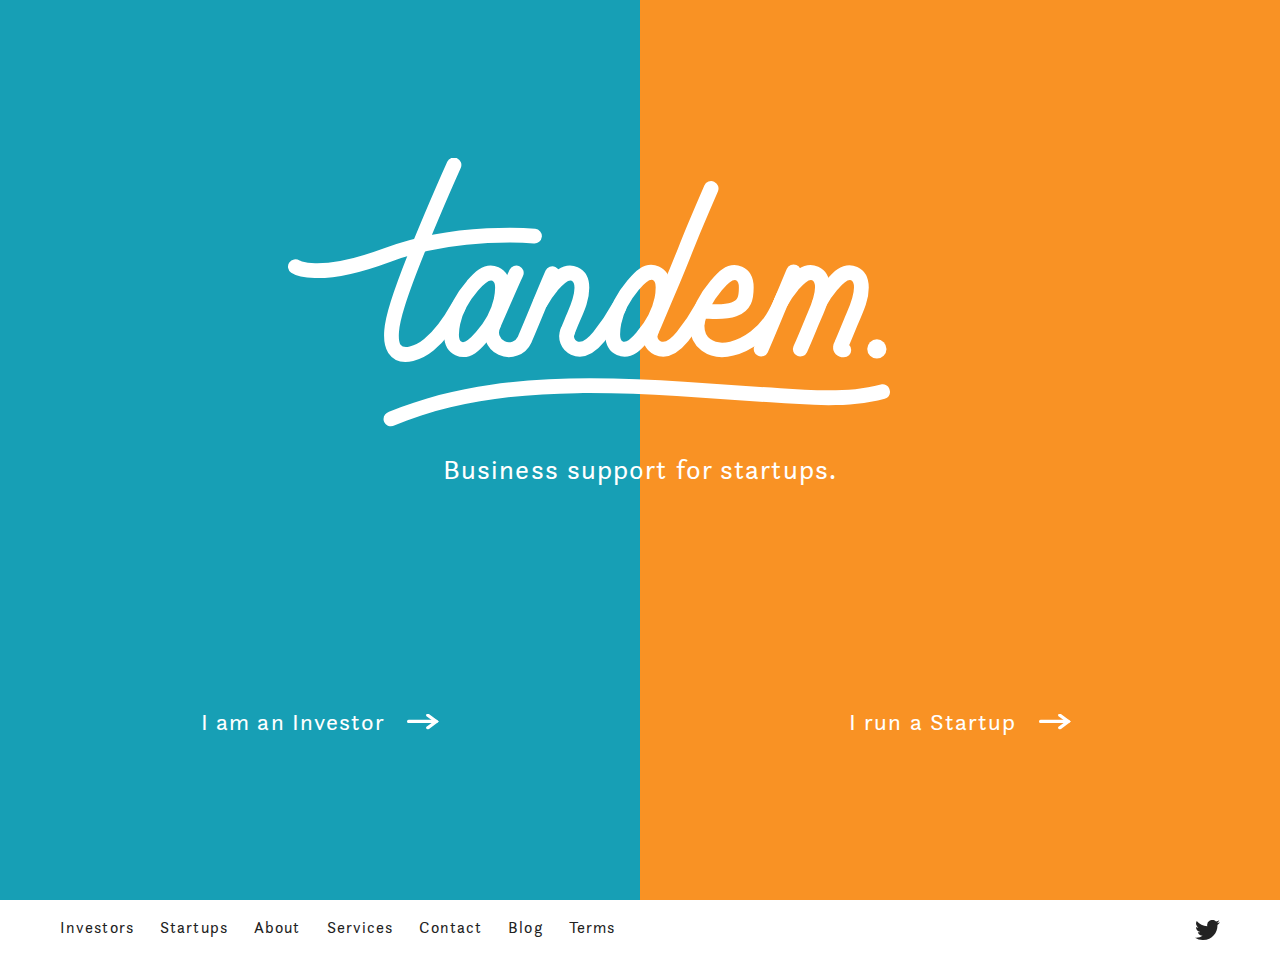
<file: index.html>
<!doctype html>
<html>

  <head>
    <meta charset="utf-8">
    <title>Tandem - Business support for startups</title>
    <meta name="description" content="Business support for startups. We co-create strategy and business plans, design realistic processes and build effective teams.">
    <meta name="viewport" content="width=device-width">
    <link rel="stylesheet" href="css/reset.css">
    <link rel="stylesheet" href="css/style.css">
  </head>

  <body>

    <section id="top">
        <div class="blue">
        </div>
        <div class="orange">
        </div>
      <div class="overlay">
        <h1>
          <img src="images/tandem.svg" alt="Tandem">
        </h1>
        <h2>Business support for startups.</h2>
        <div class="funnel">
          <div class="button investors-button">
            <a href="investors.html">I am an Investor <img src="images/arrow-white.svg"></a>
          </div>
          <div class="button startups-button">
            <a href="startups.html">I run a Startup <img src="images/arrow-white.svg"></a>
          </div>
        </div>
      </div>
    </section>

    <section id="top-mobile">
      <div class="top-half">
          <div class="blue">
          </div>
          <div class="orange">
          </div>
        <div class="overlay">
          <h1>
            <img src="images/tandem.svg" alt="Tandem">
          </h1>
          <h2>Focus on the good stuff.</h2>
        </div>
      </div>
      <div class="bottom-half">
        <div class="button investors-button">
          <a href="investors.html">I am an Investor<img src="images/arrow-white.svg"></a>
        </div>
        <div class="button startups-button">
          <a href="startups.html">I run a Startup<img src="images/arrow-white.svg"></a>
        </div>
      </div>
    </section>

    <div class="nav-trigger">
        <a href="#"><img src="images/menu.svg" alt="Menu"></a>
    </div>

    <section id="mobile-nav">
      <a href=investors.html>Investors</a>
      <a href="startups.html">Startups</a>
      <a href="about.html">About</a>
      <a href="services.html">Services</a>
      <a href="contact.html">Contact</a>
    </section>

    <footer>
      <div class="left">
        <a class="active" href=investors.html>Investors</a>
        <a class="active" href="startups.html">Startups</a>
        <a class="active" href="about.html">About</a>
        <a class="active" href="services.html">Services</a>
        <a class="active" href="contact.html">Contact</a>
        <a class="active" href="https://medium.com/@beintandem" target="blank">Blog</a>
        <a class="active" href="terms.html">Terms</a>
      </div>
      <div class="right">
        <a href="https://twitter.com/beintandem" target="blank"><img src="images/twitter-grey.svg" alt="Tandem" class="icon"></a>
    </div>
    </footer>

    <!-- Include Javascript files -->
		<script src="js/jquery.js"></script>
		<script src="js/tandem.js"></script>

  </body>

</html>
</file>
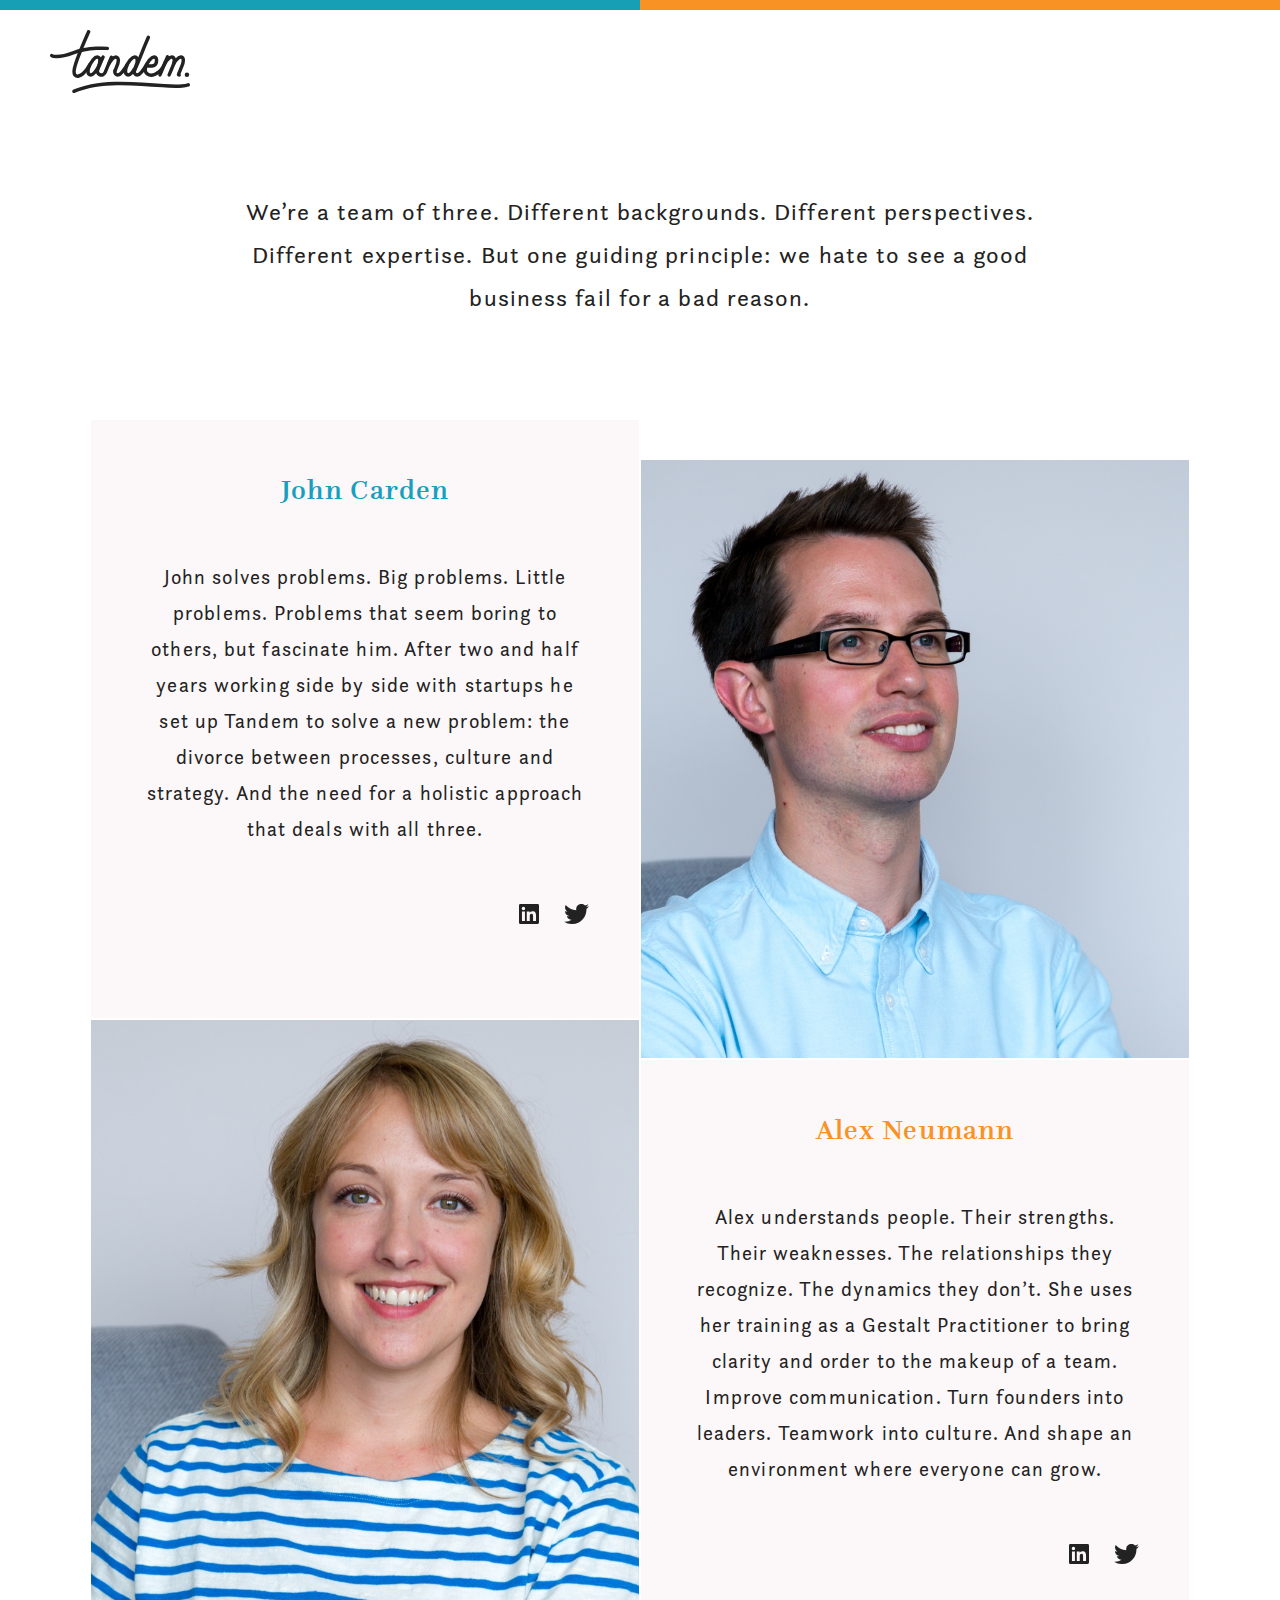
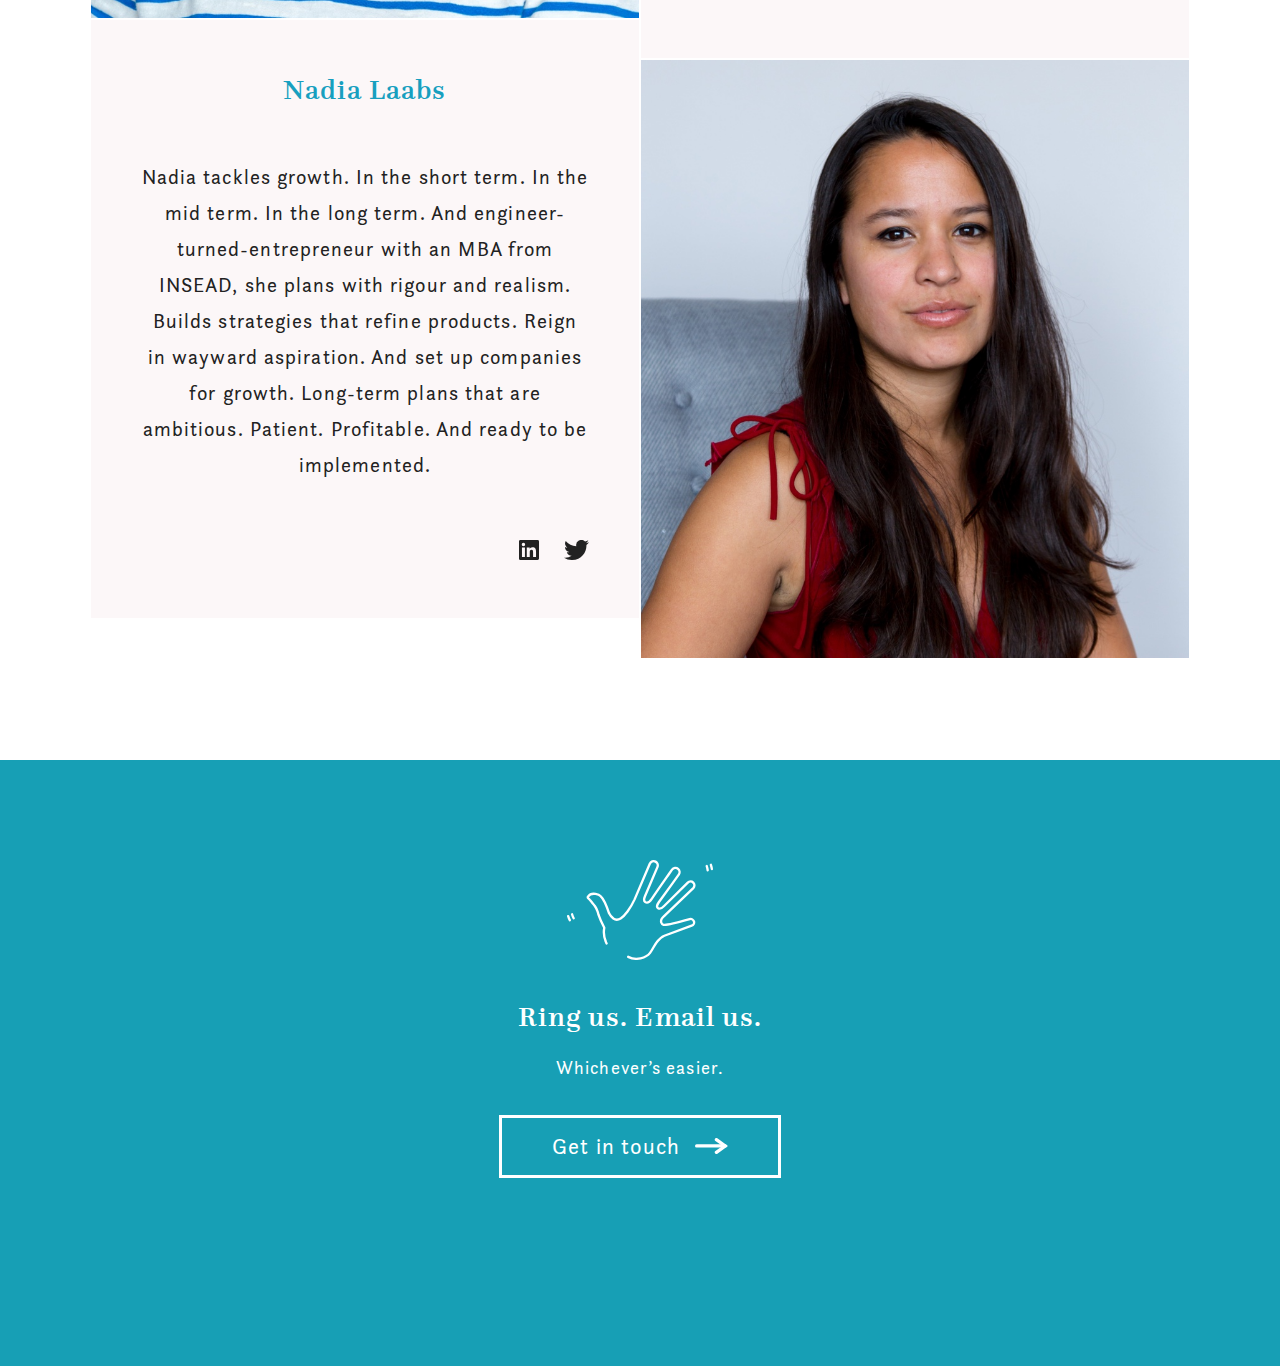
<file: about.html>
<!doctype html>
<html>

  <head>
    <meta charset="utf-8">
    <title>About - Tandem</title>
    <meta name="description" content="Business support for startups. We hate to see a good business fail for a bad reason, so we help startups get the fundamentals right.">
    <meta name="viewport" content="width=device-width">
    <link rel="stylesheet" href="css/reset.css">
    <link rel="stylesheet" href="css/lanes.css">
    <link rel="stylesheet" href="css/style.css">
  </head>

  <body>

    <section id="logo-bar">
      <div class="left-block">
        <a href="index.html"><img src="images/tandem-grey.svg" alt="Tandem Logo"></a>
      </div>
      <div class="right-block">
      </div>
    </section>

    <section id="hero">
      <p>We’re a team of three. Different backgrounds. Different perspectives. Different expertise. But one guiding principle: we hate to see a good business fail for a bad reason. </p>
    </section>

    <section id="team">
      <div class="container">
        <div class="row">
          <div class="six columns border profile-1 height nudge mobile-profile">
          </div>
          <div class="six columns border information height mobile-height">
            <h3 class="blue-text">John Carden</h3>
            <p>John solves problems. Big problems. Little problems. Problems that seem boring to others, but fascinate him. After two and half years working side by side with startups he set up Tandem to solve a new problem: the divorce between processes, culture and strategy. And the need for a holistic approach that deals with all three. </p>
            <div class="social">
              <a href="https://uk.linkedin.com/in/johnmcarden" target="blank"><img src="images/linkedin-grey.svg" alt="LinkedIn" class="linkedin"</a>
              <a href="https://twitter.com/johnmcarden" target="blank"><img src="images/twitter-grey.svg" alt="Twitter" class="twitter"></a>
            </div>
        </div>
        <div class="six columns border profile-1 height nudge desktop-profile">
        </div>
      </div>

      <div class="row">
        <div class="six columns border profile-2 height grid">
        </div>
        <div class="six columns border information height mobile-height">
          <h3 class="orange-text">Alex Neumann</h3>
          <p>Alex understands people. Their strengths. Their weaknesses. The relationships they recognize. The dynamics they don’t. She uses her training as a Gestalt Practitioner to bring clarity and order to the makeup of a team. Improve communication. Turn founders into leaders. Teamwork into culture. And shape an environment where everyone can grow.</p>
          <div class="social">
            <a href="https://www.linkedin.com/in/startuptherapy" target="blank"><img src="images/linkedin-grey.svg" alt="LinkedIn" class="linkedin"</a>
            <a href="https://twitter.com/startup_therapy" target="blank"><img src="images/twitter-grey.svg" alt="Twitter" class="twitter"></a>
          </div>
      </div>
    </div>

        <div class="row grid">
          <div class="six columns border profile-3 height mobile-profile">
          </div>
          <div class="six columns border information height mobile-height grid">
            <h3 class="blue-text">Nadia Laabs</h3>
            <p>Nadia tackles growth. In the short term. In the mid term. In the long term. And engineer-turned-entrepreneur with an MBA from INSEAD, she plans with rigour and realism. Builds strategies that refine products. Reign in wayward aspiration. And set up companies for growth. Long-term plans that are ambitious. Patient. Profitable. And ready to be implemented.</p>
            <div class="social">
              <a href="https://www.linkedin.com/in/nadialaabs" target="blank"><img src="images/linkedin-grey.svg" alt="LinkedIn" class="linkedin"</a>
              <a href="https://twitter.com/NadiaLaabs" target="blank"><img src="images/twitter-grey.svg" alt="Twitter" class="twitter"></a>
            </div>
        </div>
        <div class="six columns border profile-3 height desktop-profile">
        </div>
      </div>

    </div>
  </section>

  <section id="cta" class="blue-back">
      <img class="contact-img" src="images/contact-white.svg" alt="contact">
      <h3 class="white-text">Ring us. Email us.</h3>
      <p>Whichever’s easier.</p>
      <div class="square-button neutral-hover">
          <a class="neutral-text" href="contact.html">Get in touch<img src="images/arrow-white.svg"></a>
      </div>
  </section>

  <div class="nav-trigger">
      <a href="#"><img src="images/menu.svg" alt="Menu"></a>
  </div>

  <section id="mobile-nav">
    <a href=investors.html>Investors</a>
    <a href="startups.html">Startups</a>
    <a href="about.html">About</a>
    <a href="services.html">Services</a>
    <a href="contact.html">Contact</a>
  </section>

    <footer class="fixed">
      <div class="orange">
      </div>
      <div class="blue">
      </div>
      <div class="left">
        <a class="active" href=investors.html>Investors</a>
        <a class="active" href="startups.html">Startups</a>
        <a class="active" href="about.html">About</a>
        <a class="active" href="services.html">Services</a>
        <a class="active" href="contact.html">Contact</a>
        <a class="active" href="https://medium.com/@beintandem" target="blank">Blog</a>
        <a class="active" href="terms.html">Terms</a>
      </div>
      <div class="right">
        <a href="https://twitter.com/beintandem" target="blank"><img src="images/twitter-grey.svg" alt="Tandem" class="icon"></a>
    </div>
    </footer>

    <!-- Include Javascript files -->
    <script src="js/jquery.js"></script>
    <script src="js/tandem.js"></script>

  </body>
</html>
</file>
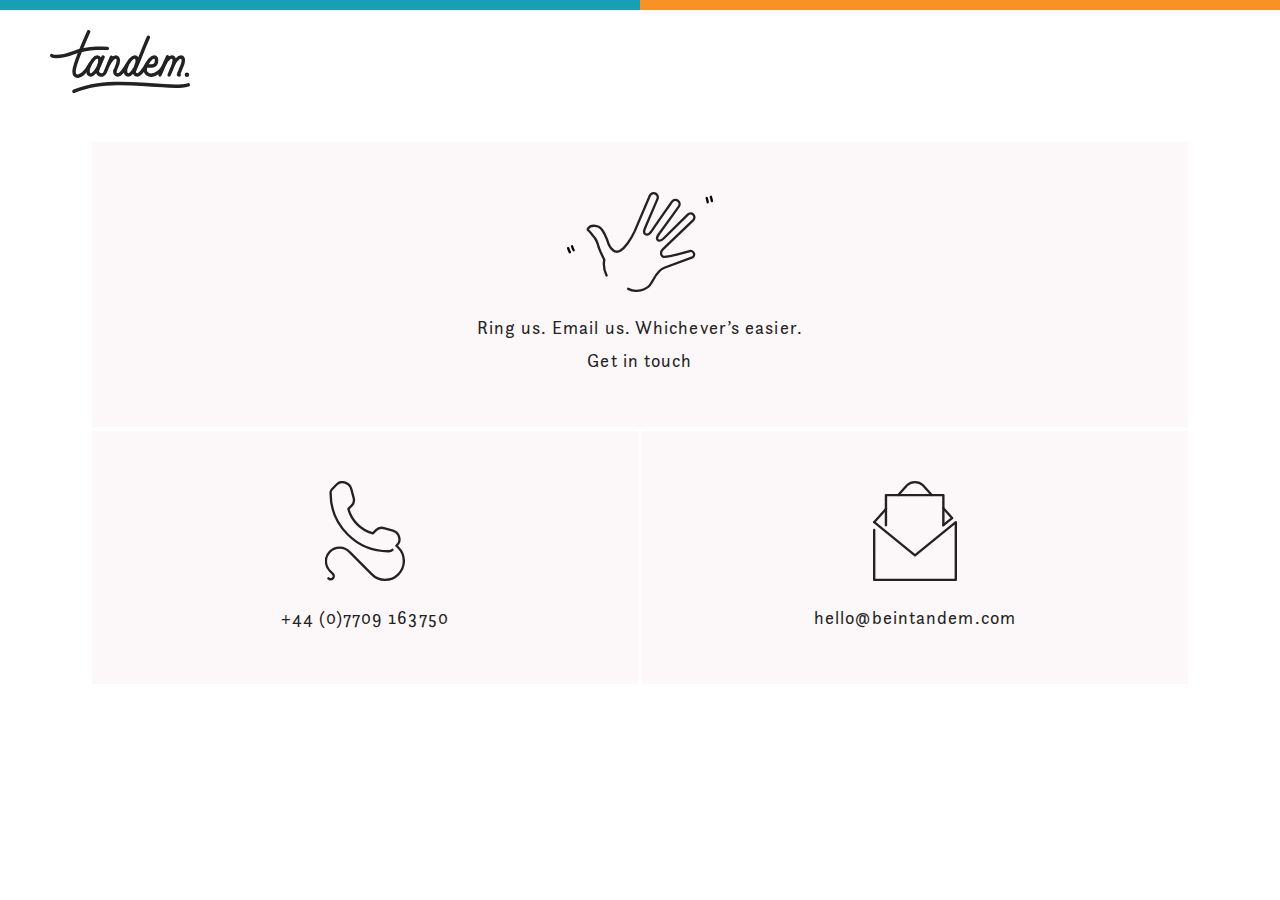
<file: contact.html>
<!doctype html>
<html>

  <head>
    <meta charset="utf-8">
    <title>Contact - Tandem</title>
    <meta name="description" content="Business support for startups. We hate to see a good business fail for a bad reason.">
    <meta name="viewport" content="width=device-width">
    <link rel="stylesheet" href="css/reset.css">
    <link rel="stylesheet" href="css/lanes.css">
    <link rel="stylesheet" href="css/style.css">
  </head>

  <body>
    <section id="logo-bar">
      <div class="left-block">
        <a href="index.html"><img src="images/tandem-grey.svg" alt="Tandem Logo"></a>
      </div>
      <div class="right-block">
      </div>
    </section>

    <section id="contact-details">
      <div class="container">
        <div class="row">
          <div class="twelve columns box">
            <img src="images/contact-grey.svg" alt="contact">
            <p>Ring us. Email us. Whichever’s easier.</p>
            <p>Get in touch</p>
          </div>
        </div>
        <div class="row">
          <a href="tel:+447709163750">
            <div class="six columns box hover telephone">
              <img src="images/telephone-grey.svg" alt="Telephone">
              <p>+44 (0)7709 163750</p>
            </div>
          </a>
          <a href="mailto:hello@beintandem.com">
            <div class="six columns box hover email">
              <img src="images/email-grey.svg" alt="Email">
              <p>hello@beintandem.com</p>
            </div>
          </a>
        </div>
      </div>
    </section>

    <div class="nav-trigger">
        <a href="#"><img src="images/menu.svg" alt="Menu"></a>
    </div>

    <section id="mobile-nav">
      <a href=investors.html>Investors</a>
      <a href="startups.html">Startups</a>
      <a href="about.html">About</a>
      <a href="services.html">Services</a>
      <a href="contact.html">Contact</a>
    </section>

    <footer class="fixed">
      <div class="orange">
      </div>
      <div class="blue">
      </div>
      <div class="left">
        <a class="active" href=investors.html>Investors</a>
        <a class="active" href="startups.html">Startups</a>
        <a class="active" href="about.html">About</a>
        <a class="active" href="services.html">Services</a>
        <a class="active" href="contact.html">Contact</a>
        <a class="active" href="https://medium.com/@beintandem" target="blank">Blog</a>
        <a class="active" href="terms.html">Terms</a>
      </div>
      <div class="right">
        <a href="https://twitter.com/beintandem" target="blank"><img src="images/twitter-grey.svg" alt="Tandem" class="icon"></a>
    </div>
    </footer>

    <!-- Include Javascript files -->
    <script src="js/jquery.js"></script>
    <script src="js/tandem.js"></script>

  </body>
</html>
</file>
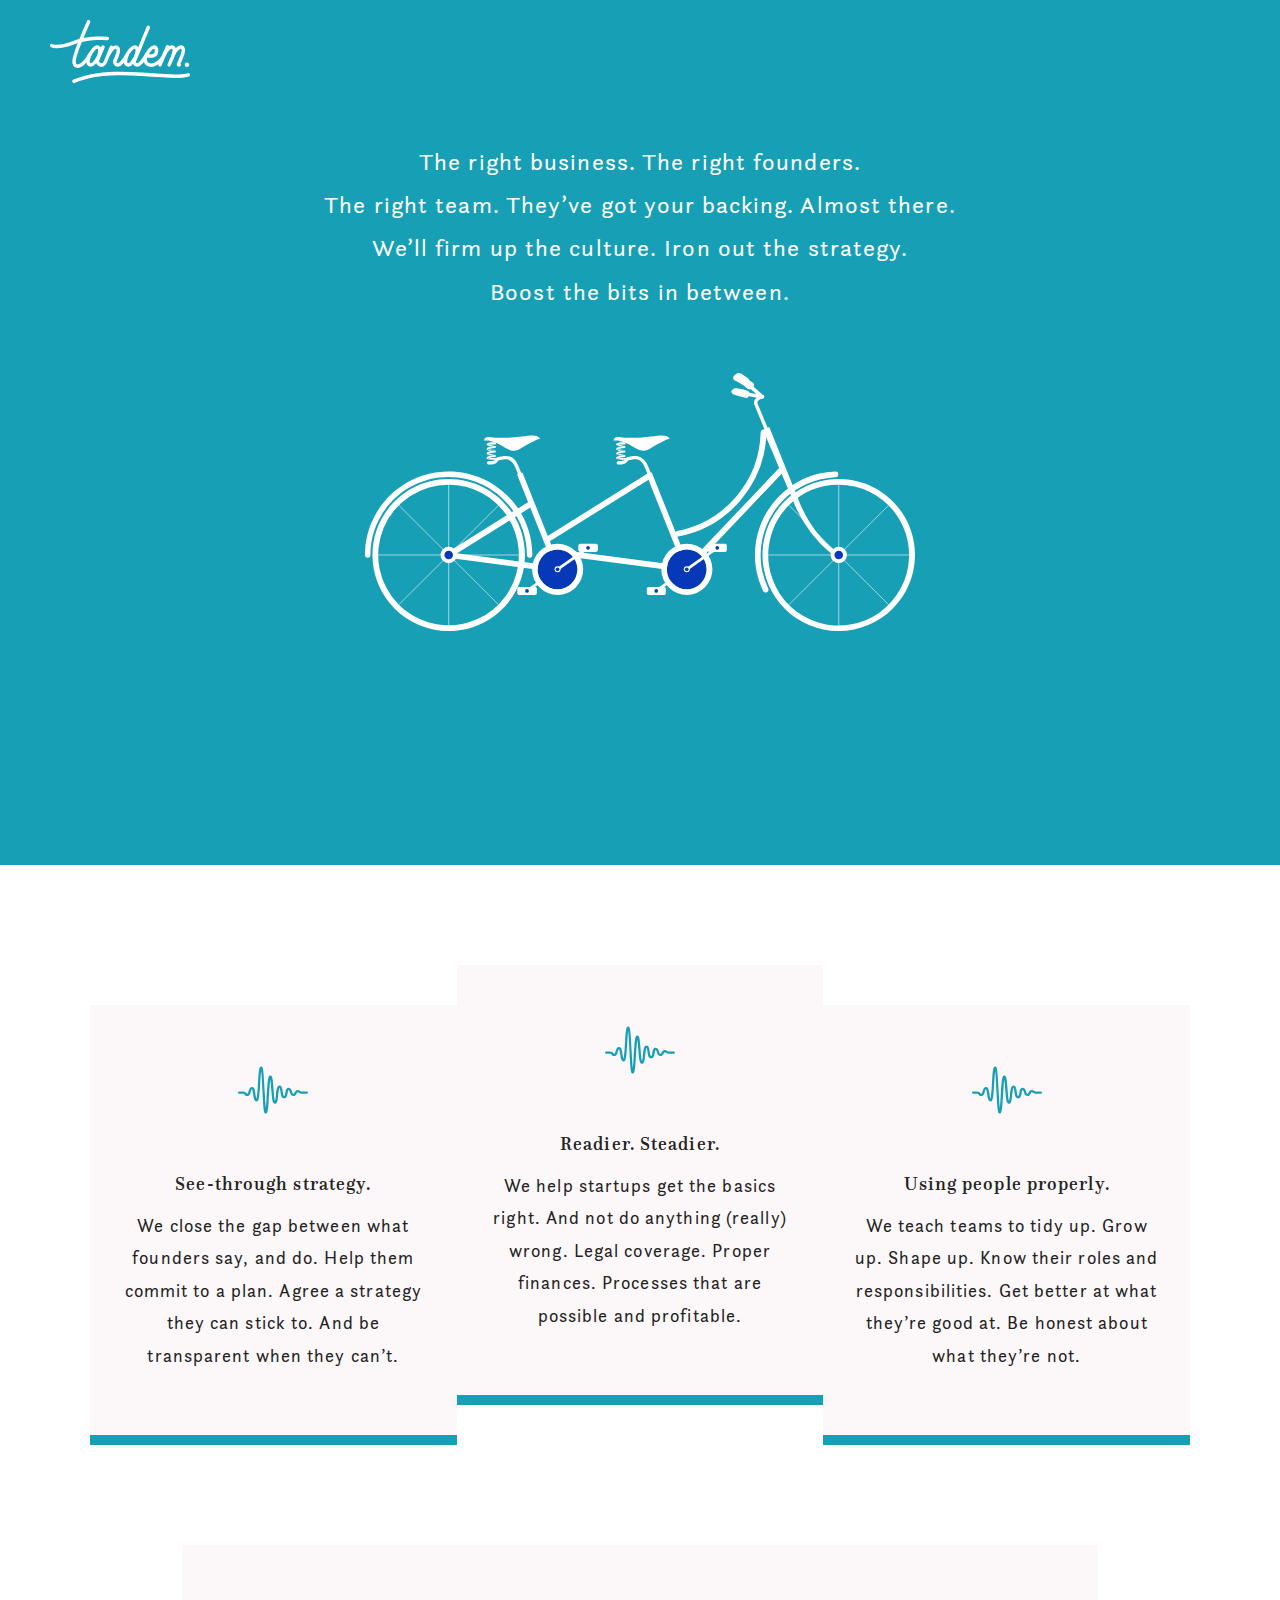
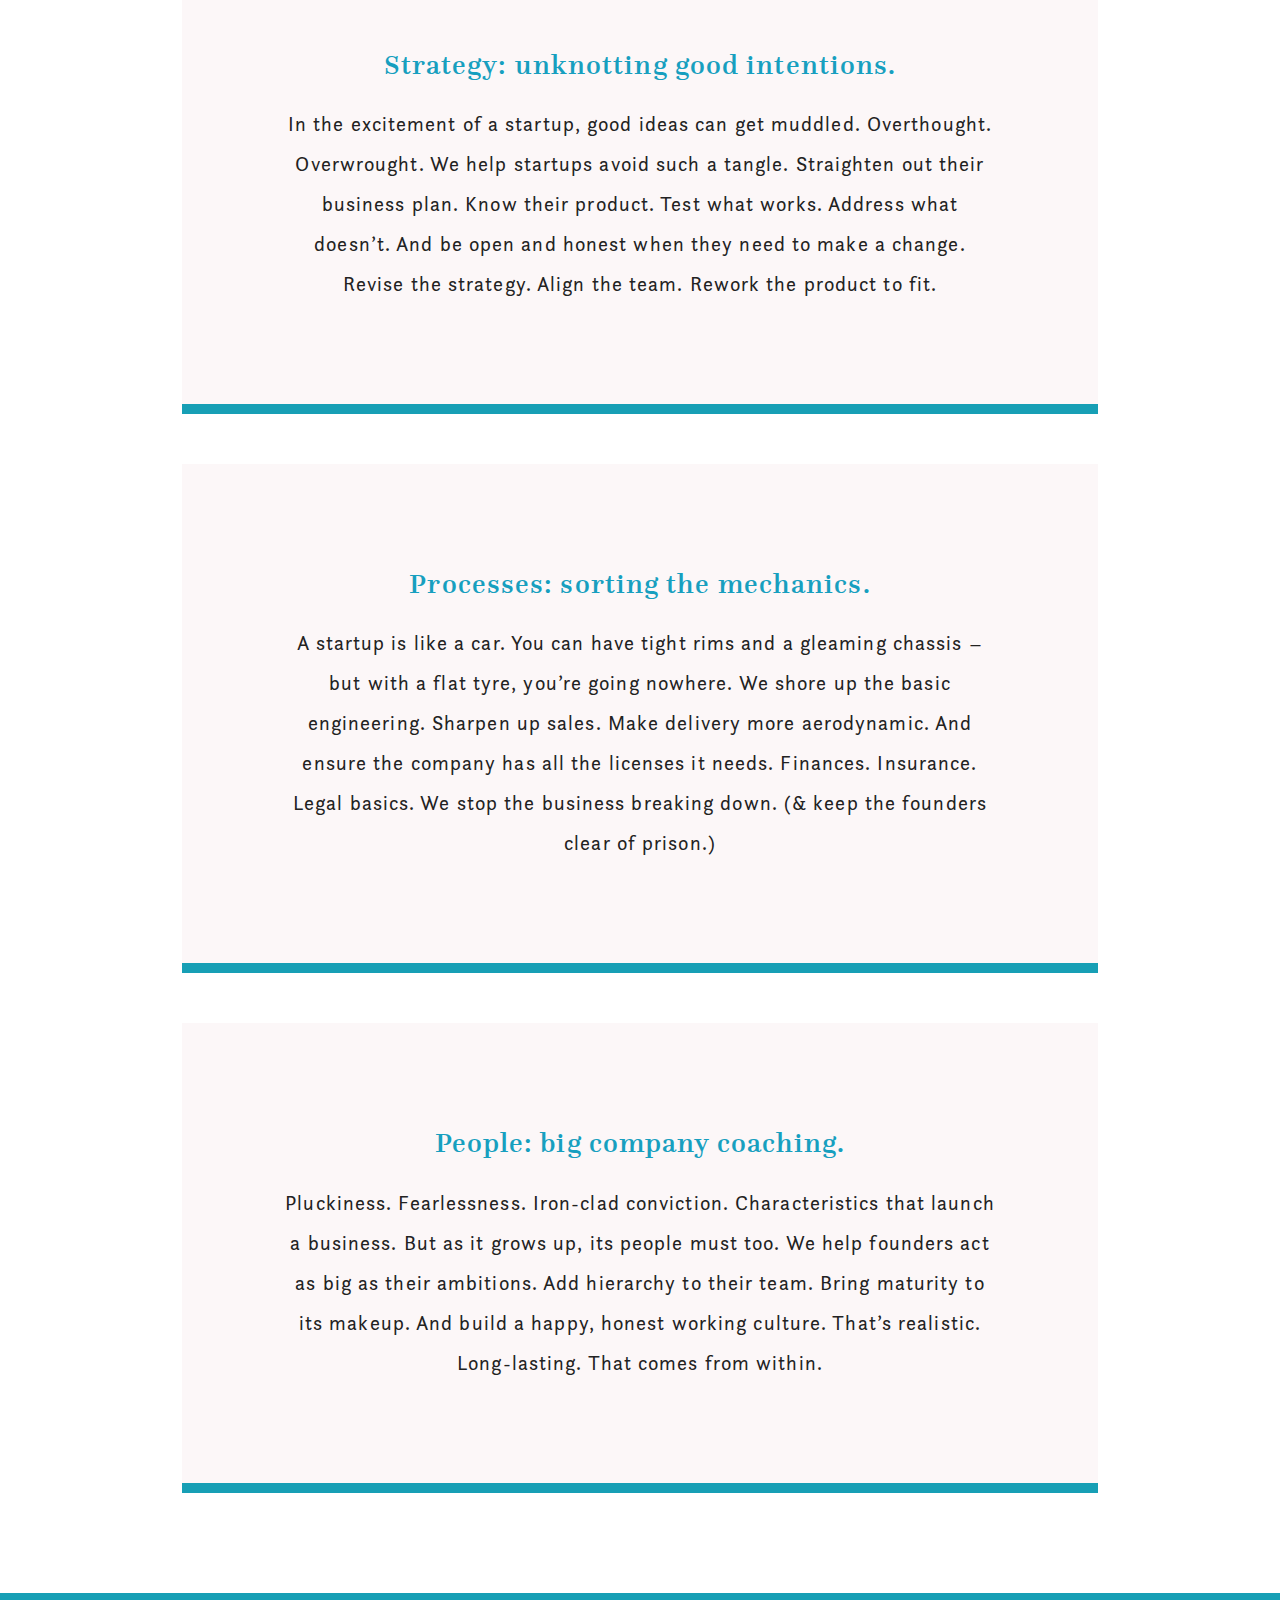
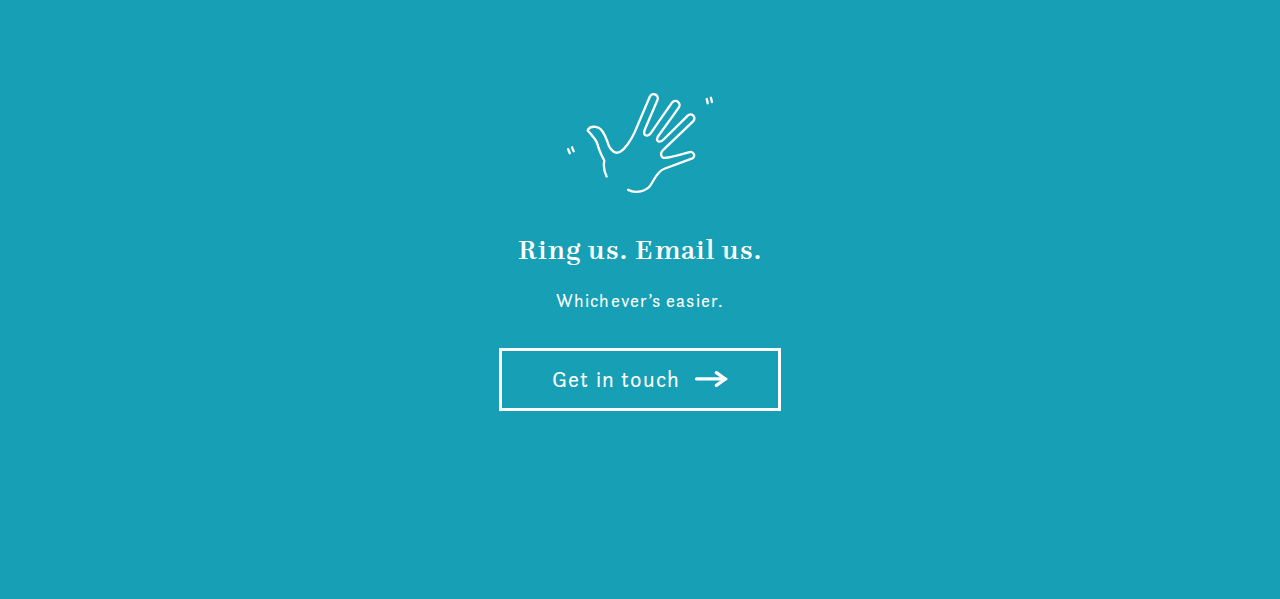
<file: investors.html>
<!doctype html>
<html>

  <head>
    <meta charset="utf-8">
    <title>Investors - Tandem</title>
    <meta name="description" content="Business support for startups. We make sure the fundamentals are functioning and they have the best chance of success.">
    <meta name="viewport" content="width=device-width">
    <link rel="stylesheet" href="css/reset.css">
    <link rel="stylesheet" href="css/lanes.css">
    <link rel="stylesheet" href="css/style.css">
  </head>

  <body>
    <section id="logo-bar">
      <div class="full-block blue-bar">
        <a href="index.html"><img src="images/tandem.svg" alt="Tandem Logo"></a>
      </div>
    </section>

    <section id="intro" class="blue-back">
      <div class="row investors-intro">
        <div class="eight columns offset-by-two">
          <div class="headline">
            <p>The right business. The right founders.<br> The right team. They’ve got your backing. Almost there.<br> We’ll firm up the culture. Iron out the strategy.<br> Boost the bits in between. </p>
          </div>
        </div>
      </div>
      <div class="container">
        <div class="row investors-intro">
          <div class="six columns offset-by-three">
            <img src="images/investors.svg" alt="Investors Tandem">
          </div>
        </div>
      </div>
    </section>

    <section id="approach">
      <div class="container">
        <div class="row">
          <div class="four columns">
            <div class="column-content shortform gap nudge blue-block">
              <img src="images/wiggle-blue.svg" alt="wiggle">
              <h4>See-through strategy.</h4>
              <p>We close the gap between what founders say, and do. Help them commit to a plan. Agree a strategy they can stick to. And be transparent when they can’t.</p>
            </div>
          </div>
          <div class="four columns">
            <div class="column-content shortform gap blue-block">
              <img src="images/wiggle-blue.svg" alt="wiggle">
              <h4>Readier. Steadier.</h4>
              <p>We help startups get the basics right. And not do anything (really) wrong. Legal coverage. Proper finances. Processes that are possible and profitable. </p>
            </div>
          </div>
          <div class="four columns">
            <div class="column-content shortform gap blue-block nudge">
              <img src="images/wiggle-blue.svg" alt="wiggle">
              <h4>Using people properly.</h4>
              <p>We teach teams to tidy up. Grow up. Shape up. Know their roles and responsibilities. Get better at what they’re good at. Be honest about what they’re not.</p>
          </div>
          </div>
        </div>
      </div>
    </section>

    <section id="key-content">
      <div class="container">
        <div class="row">
          <div class="ten columns offset-by-one information investors">
            <h3 class="blue-text">Strategy: unknotting good intentions.</h3>
            <p>In the excitement of a startup, good ideas can get muddled. Overthought. Overwrought. We help startups avoid such a tangle. Straighten out their business plan. Know their product. Test what works. Address what doesn’t. And be open and honest when they need to make a change. Revise the strategy. Align the team. Rework the product to fit.</p>
          </div>
          <div class="two columns">
          </div>
        </div>

        <div class="row">
          <div class="ten columns offset-by-one information investors">
            <h3 class="blue-text">Processes: sorting the mechanics.</h3>
            <p>A startup is like a car. You can have tight rims and a gleaming chassis – but with a flat tyre, you’re going nowhere. We shore up the basic engineering. Sharpen up sales. Make delivery more aerodynamic. And ensure the company has all the licenses it needs. Finances. Insurance. Legal basics. We stop the business breaking down. (& keep the founders clear of prison.)</p>
          </div>
        </div>

        <div class="row">
          <div class="ten columns offset-by-one information investors">
            <h3 class="blue-text">People: big company coaching. </h3>
            <p>Pluckiness. Fearlessness. Iron-clad conviction. Characteristics that launch a business. But as it grows up, its people must too. We help founders act as big as their ambitions. Add hierarchy to their team. Bring maturity to its makeup. And build a happy, honest working culture. That’s realistic. Long-lasting. That comes from within. </p>
          </div>
        </div>
      </div>
    </section>

    <section id="cta" class="blue-back">
        <img class="contact-img" src="images/contact-white.svg" alt="contact">
        <h3 class="white-text">Ring us. Email us.</h3>
        <p>Whichever’s easier.</p>
        <div class="square-button blue-hover">
            <a class="blue-text" href="contact.html">Get in touch<img src="images/arrow-white.svg"></a>
        </div>
    </section>

    <div class="nav-trigger">
        <a href="#"><img src="images/menu.svg" alt="Menu"></a>
    </div>

    <section id="mobile-nav">
      <a href=investors.html>Investors</a>
      <a href="startups.html">Startups</a>
      <a href="about.html">About</a>
      <a href="services.html">Services</a>
      <a href="contact.html">Contact</a>
    </section>

    <footer class="fixed">
      <div class="orange">
      </div>
      <div class="blue">
      </div>
      <div class="left">
        <a class="active" href=investors.html>Investors</a>
        <a class="active" href="startups.html">Startups</a>
        <a class="active" href="about.html">About</a>
        <a class="active" href="services.html">Services</a>
        <a class="active" href="contact.html">Contact</a>
        <a class="active" href="https://medium.com/@beintandem" target="blank">Blog</a>
        <a class="active" href="terms.html">Terms</a>
      </div>
      <div class="right">
        <a href="https://twitter.com/beintandem" target="blank"><img src="images/twitter-grey.svg" alt="Tandem" class="icon"></a>
    </div>
    </footer>

    <!-- Include Javascript files -->
		<script src="js/jquery.js"></script>
		<script src="js/tandem.js"></script>

  </body>
</html>
</file>
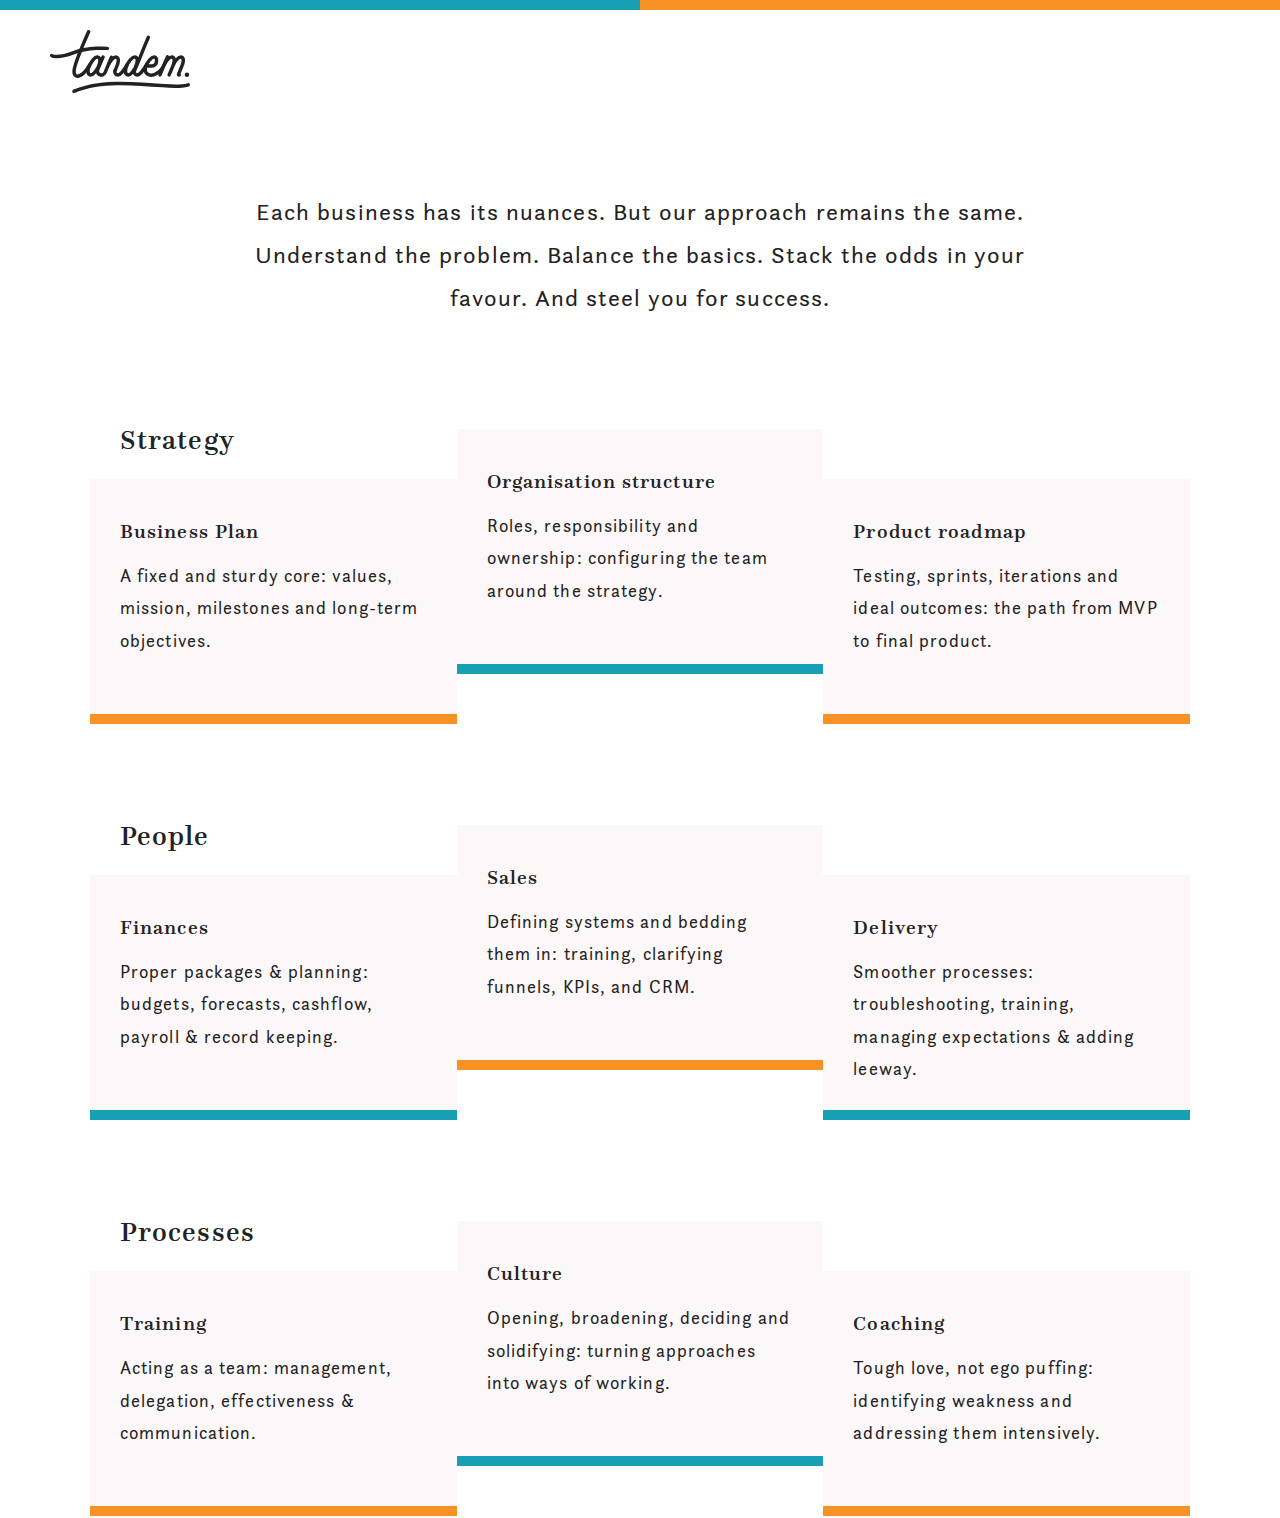
<file: services.html>
<!doctype html>
<html>

  <head>
    <meta charset="utf-8">
    <title>Services - Tandem</title>
    <meta name="description" content="Business support for startups. We take a holistic approach to getting the fundamentals right so that your business has the best chance of success.">
    <meta name="viewport" content="width=device-width">
    <link rel="stylesheet" href="css/reset.css">
    <link rel="stylesheet" href="css/lanes.css">
    <link rel="stylesheet" href="css/style.css">
  </head>

  <body>
    <section id="logo-bar">
      <div class="left-block">
        <a href="index.html"><img src="images/tandem-grey.svg" alt="Tandem Logo"></a>
      </div>
      <div class="right-block">
      </div>
    </section>

    <section id="hero">
      <p>Each business has its nuances. But our approach remains the same. Understand the problem. Balance the basics. Stack the odds in your favour. And steel you for success.  </p>
    </section>

    <section id="services">
      <div class="container">

        <div class="row">
          <div class="title">
            <h3>Strategy</h3>
          </div>
          <div class="four columns">
            <div class="column-content card orange-strip">
            <h4>Business Plan</h4>
              <p>A fixed and sturdy core: values, mission, milestones and long-term objectives.</p>
            </div>
          </div>
          <div class="four columns">
            <div class="column-content card lift blue-strip">
            <h4>Organisation structure</h4>
            <p>Roles, responsibility and ownership: configuring the team around the strategy.</p>
            </div>
          </div>
          <div class="four columns">
            <div class="column-content card orange-strip">
            <h4>Product roadmap</h4>
            <p>Testing, sprints, iterations and ideal outcomes: the path from MVP to final product.</p>
          </div>
          </div>
        </div>

        <div class="row extend">
          <div class="title">
            <h3>People</h3>
          </div>
          <div class="four columns">
            <div class="column-content card blue-strip">
            <h4>Finances</h4>
              <p>Proper packages &amp; planning: budgets, forecasts, cashflow, payroll &amp; record keeping.</p>
            </div>
          </div>
          <div class="four columns">
            <div class="column-content card lift orange-strip">
            <h4>Sales</h4>
            <p>Defining systems and bedding them in: training, clarifying funnels, KPIs, and CRM. </p>
          </div>
          </div>
          <div class="four columns">
            <div class="column-content card blue-strip">
            <h4>Delivery</h4>
            <p>Smoother processes: troubleshooting, training, managing expectations &amp; adding leeway.</p>
          </div>
          </div>
        </div>

        <div class="row extend">
          <div class="title">
            <h3>Processes</h3>
          </div>
          <div class="four columns">
            <div class="column-content card orange-strip">
            <h4>Training</h4>
              <p>Acting as a team: management, delegation, effectiveness &amp; communication.</p>
            </div>
          </div>
          <div class="four columns">
            <div class="column-content card lift blue-strip">
            <h4>Culture</h4>
            <p>Opening, broadening, deciding and solidifying: turning approaches into ways of working.</p>
          </div>
          </div>
          <div class="four columns">
            <div class="column-content card orange-strip">
            <h4>Coaching</h4>
            <p>Tough love, not ego puffing: identifying weakness and addressing them intensively.</p>
          </div>
          </div>
        </div>

      </div>
    </section>

    <div class="nav-trigger">
        <a href="#"><img src="images/menu.svg" alt="Menu"></a>
    </div>

    <section id="mobile-nav">
      <a href=investors.html>Investors</a>
      <a href="startups.html">Startups</a>
      <a href="about.html">About</a>
      <a href="services.html">Services</a>
      <a href="contact.html">Contact</a>
    </section>

    <footer class="fixed">
      <div class="orange">
      </div>
      <div class="blue">
      </div>
      <div class="left">
        <a class="active" href=investors.html>Investors</a>
        <a class="active" href="startups.html">Startups</a>
        <a class="active" href="about.html">About</a>
        <a class="active" href="services.html">Services</a>
        <a class="active" href="contact.html">Contact</a>
        <a class="active" href="https://medium.com/@beintandem" target="blank">Blog</a>
        <a class="active" href="terms.html">Terms</a>
      </div>
      <div class="right">
        <a href="https://twitter.com/beintandem" target="blank"><img src="images/twitter-grey.svg" alt="Tandem" class="icon"></a>
    </div>
    </footer>

    <!-- Include Javascript files -->
    <script src="js/jquery.js"></script>
    <script src="js/tandem.js"></script>

  </body>
</html>
</file>
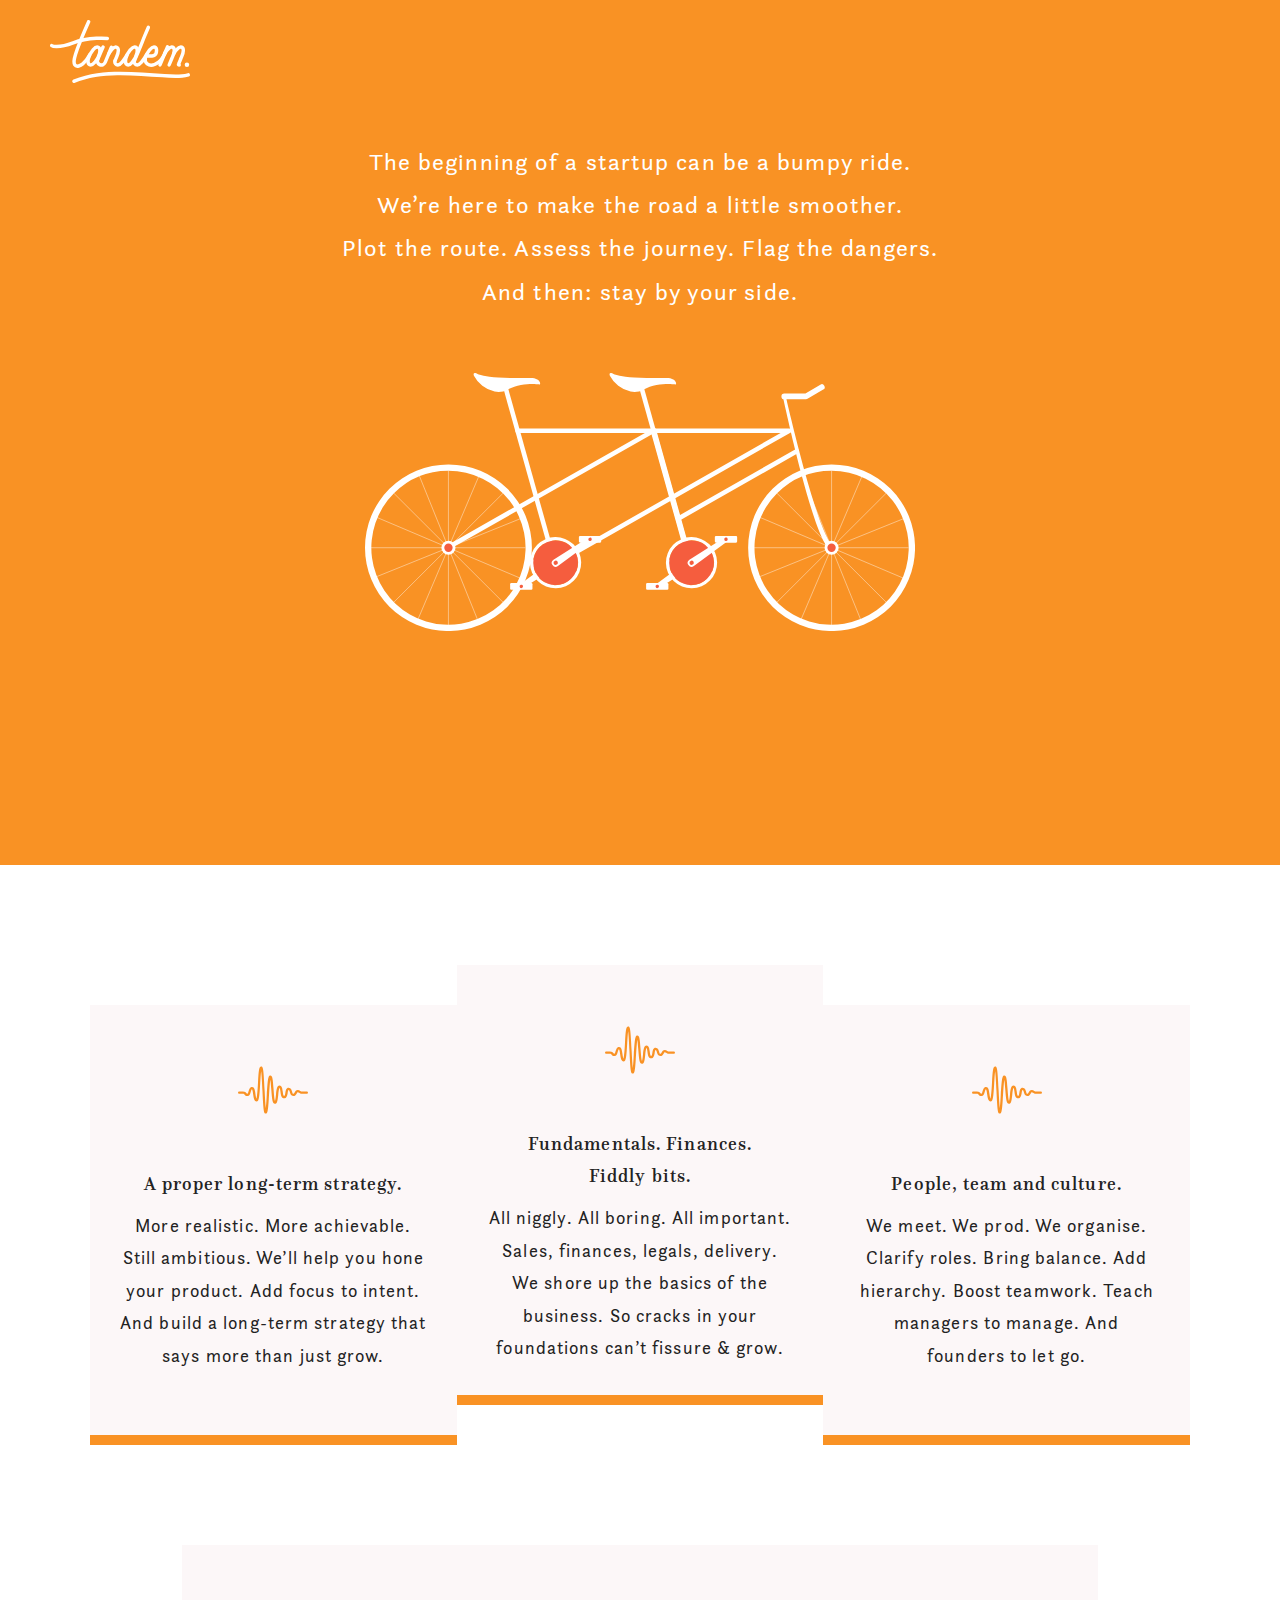
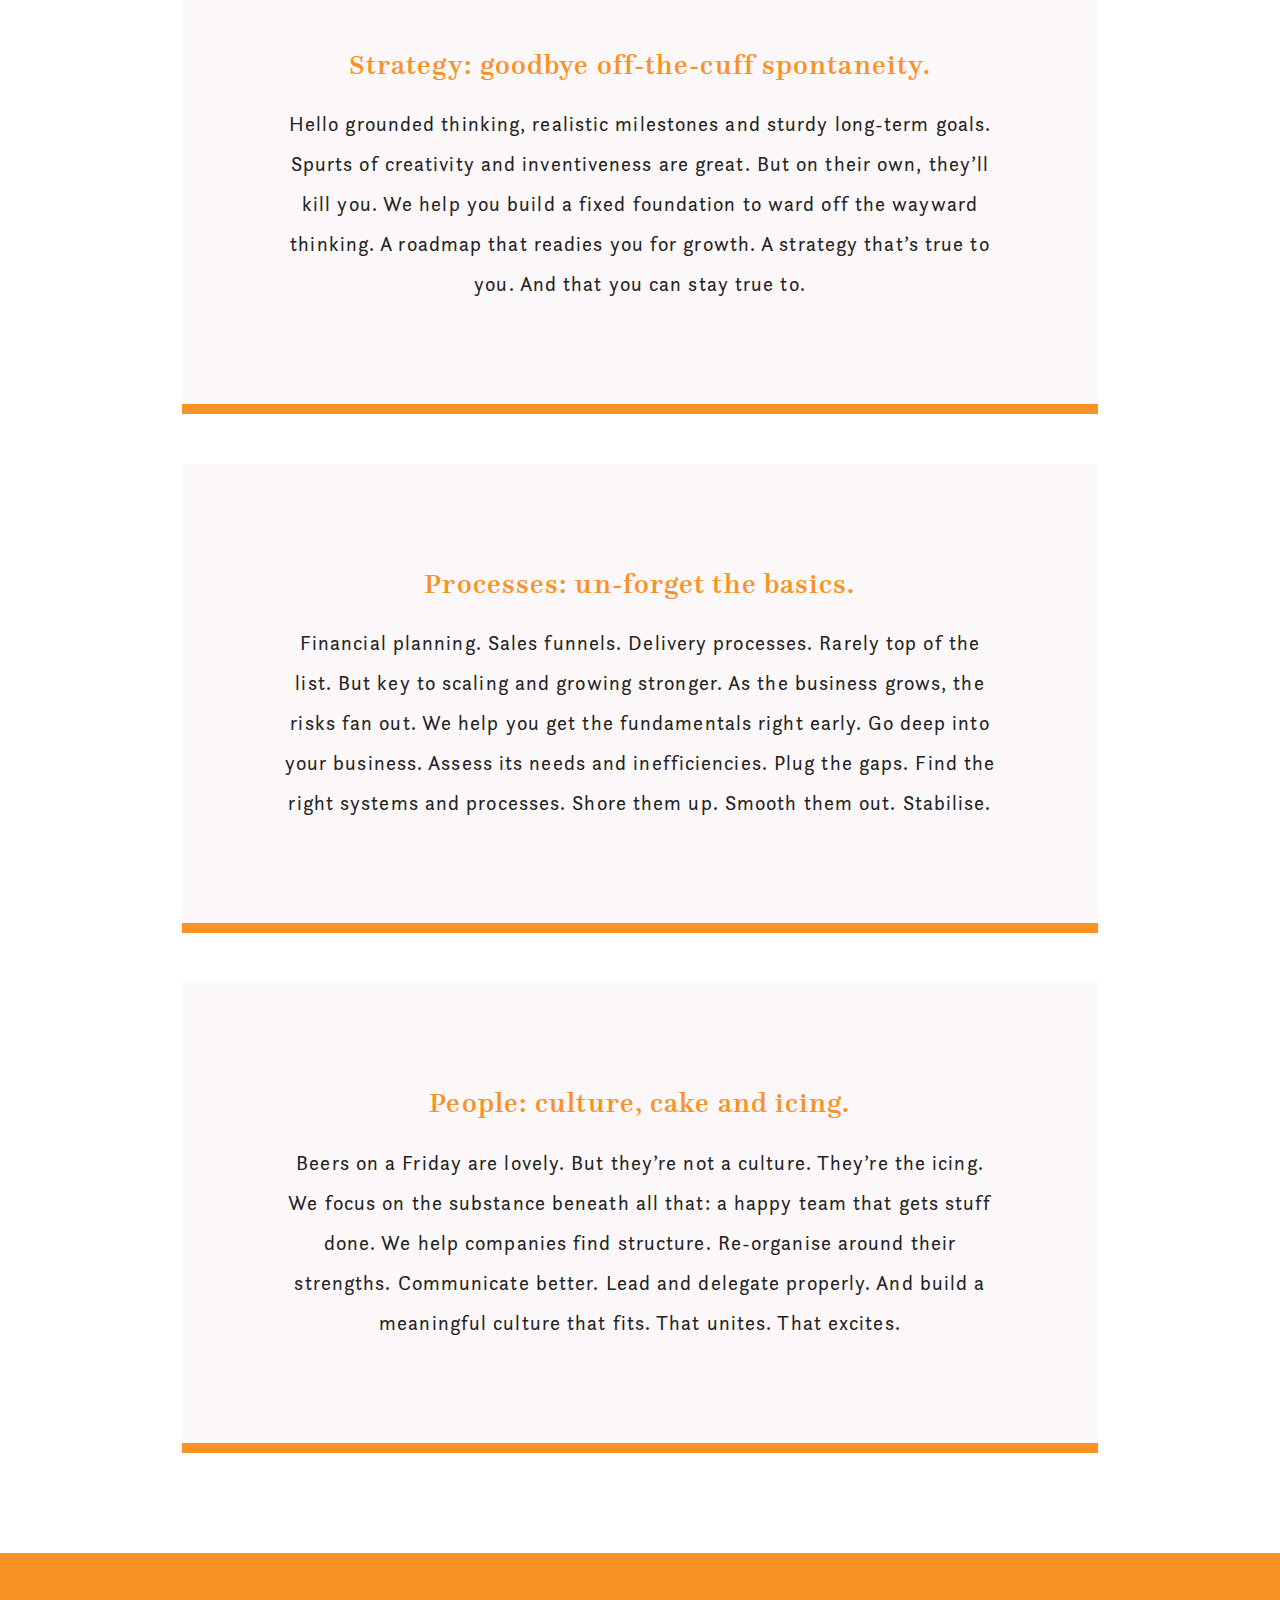
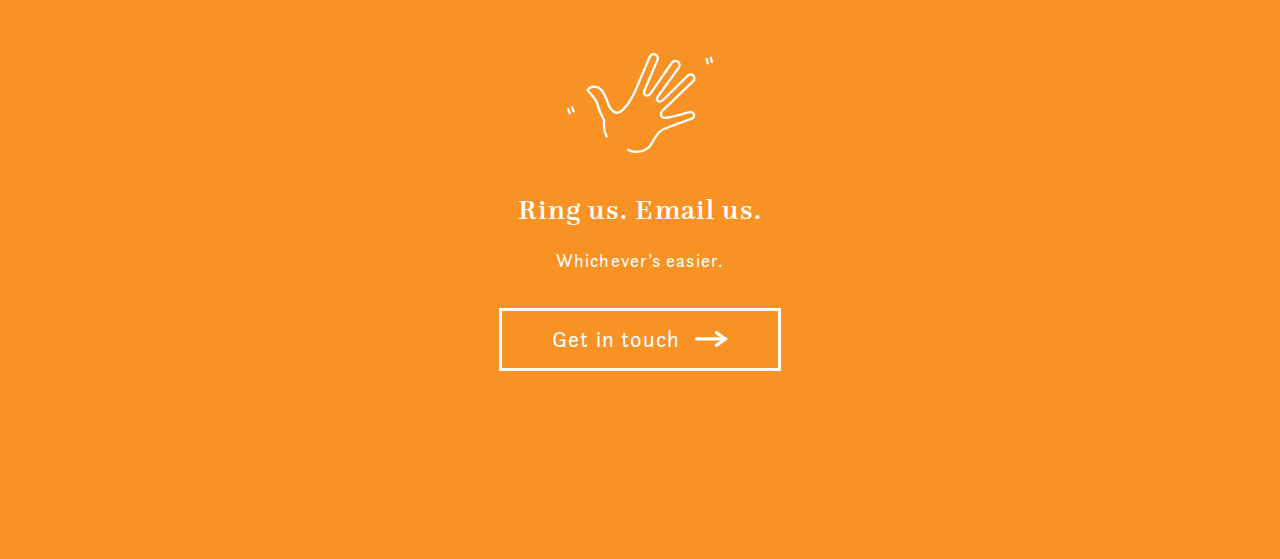
<file: startups.html>
<!doctype html>
<html>

  <head>
    <meta charset="utf-8">
    <title>Startups - Tandem</title>
    <meta name="description" content="Business support for startups. The beginning of a startup can be a bumpy ride. We’re here to make the road a little smoother.">
    <meta name="viewport" content="width=device-width">
    <link rel="stylesheet" href="css/reset.css">
    <link rel="stylesheet" href="css/lanes.css">
    <link rel="stylesheet" href="css/style.css">
  </head>

  <body>

    <section id="logo-bar">
      <div class="full-block orange-bar">
        <a href="index.html"><img src="images/tandem.svg" alt="Tandem Logo"></a>
        <!-- <h3>Startups</h3> -->
      </div>
    </section>

    <section id="intro" class="orange-back">
      <div class="container">
        <div class="row startups-intro">
          <div class="eight columns offset-by-two">
            <div class="headline">
              <p>The beginning of a startup can be a bumpy ride.<br> We’re here to make the road a little smoother.<br> Plot the route. Assess the journey. Flag the dangers.<br> And then: stay by your side.</p>
            </div>
          </div>
        </div>
        <div class="row startups-intro">
          <div class="six columns offset-by-three">
            <img src="images/startups.svg" alt="Startups Tandem">
          </div>
        </div>
      </div>
    </section>


    <section id="approach">
      <div class="container">
        <div class="row">
          <div class="four columns">
            <div class="column-content shortform gap nudge orange-block">
              <img src="images/wiggle-orange.svg" alt="wiggle">
              <h4>A proper long-term strategy.</h4>
              <p>More realistic. More achievable. Still ambitious. We’ll help you hone your product. Add focus to intent. And build a long-term strategy that says more than just grow.</p>
            </div>
          </div>
          <div class="four columns">
            <div class="column-content shortform gap orange-block">
            <img src="images/wiggle-orange.svg" alt="wiggle">
            <h4>Fundamentals. Finances.<br>Fiddly bits.</h4>
            <p>All niggly. All boring. All important. Sales, finances, legals, delivery. We shore up the basics of the business. So cracks in your foundations can’t fissure &amp; grow.</p>
          </div>
          </div>
          <div class="four columns">
            <div class="column-content shortform gap nudge orange-block">
            <img src="images/wiggle-orange.svg" alt="wiggle">
            <h4>People, team and culture.</h4>
            <p>We meet. We prod. We organise. Clarify roles. Bring balance. Add hierarchy. Boost teamwork. Teach managers to manage. And founders to let go.</p>
          </div>
          </div>
        </div>
      </div>
    </section>

    <section id="key-content">
      <div class="container">
        <div class="row">
          <div class="ten columns offset-by-one information startups">
            <h3 class="orange-text">Strategy: goodbye off-the-cuff spontaneity. </h3>
            <p>Hello grounded thinking, realistic milestones and sturdy long-term goals. Spurts of creativity and inventiveness are great. But on their own, they’ll kill you. We help you build a fixed foundation to ward off the wayward thinking. A roadmap that readies you for growth. A strategy that’s true to you. And that you can stay true to.</p>
          </div>
          <div class="two columns">
          </div>
        </div>

        <div class="row">
          <div class="ten columns offset-by-one information startups">
            <h3 class="orange-text">Processes: un-forget the basics.</h3>
            <p>Financial planning. Sales funnels. Delivery processes. Rarely top of the list. But key to scaling and growing stronger. As the business grows, the risks fan out. We help you get the fundamentals right early. Go deep into your business. Assess its needs and inefficiencies. Plug the gaps. Find the right systems and processes. Shore them up. Smooth them out. Stabilise.</p>
          </div>
        </div>

        <div class="row">
          <div class="ten columns offset-by-one information startups">
            <h3 class="orange-text">People: culture, cake and icing.</h3>
            <p>Beers on a Friday are lovely. But they’re not a culture. They’re the icing. We focus on the substance beneath all that: a happy team that gets stuff done. We help companies find structure. Re-organise around their strengths. Communicate better. Lead and delegate properly. And build a meaningful culture that fits. That unites. That excites. </p>
          </div>
        </div>
      </div>
    </section>

    <section id="cta" class="orange-back">
        <img class="contact-img" src="images/contact-white.svg" alt="contact">
        <h3 class="white-text">Ring us. Email us.</h3>
        <p>Whichever’s easier.</p>
        <div class="square-button orange-hover">
            <a class="orange-text" href="contact.html">Get in touch<img src="images/arrow-white.svg"></a>
        </div>
    </section>

    <div class="nav-trigger">
        <a href="#"><img src="images/menu.svg" alt="Menu"></a>
    </div>

    <section id="mobile-nav">
      <a href=investors.html>Investors</a>
      <a href="startups.html">Startups</a>
      <a href="about.html">About</a>
      <a href="services.html">Services</a>
      <a href="contact.html">Contact</a>
    </section>

    <footer class="fixed">
      <div class="orange">
      </div>
      <div class="blue">
      </div>
      <div class="left">
        <a class="active" href=investors.html>Investors</a>
        <a class="active" href="startups.html">Startups</a>
        <a class="active" href="about.html">About</a>
        <a class="active" href="services.html">Services</a>
        <a class="active" href="contact.html">Contact</a>
        <a class="active" href="https://medium.com/@beintandem" target="blank">Blog</a>
        <a class="active" href="terms.html">Terms</a>
      </div>
      <div class="right">
        <a href="https://twitter.com/beintandem" target="blank"><img src="images/twitter-grey.svg" alt="Tandem" class="icon"></a>
    </div>
    </footer>

    <!-- Include Javascript files -->
    <script src="js/jquery.js"></script>
    <script src="js/tandem.js"></script>
  </body>
</html>
</file>
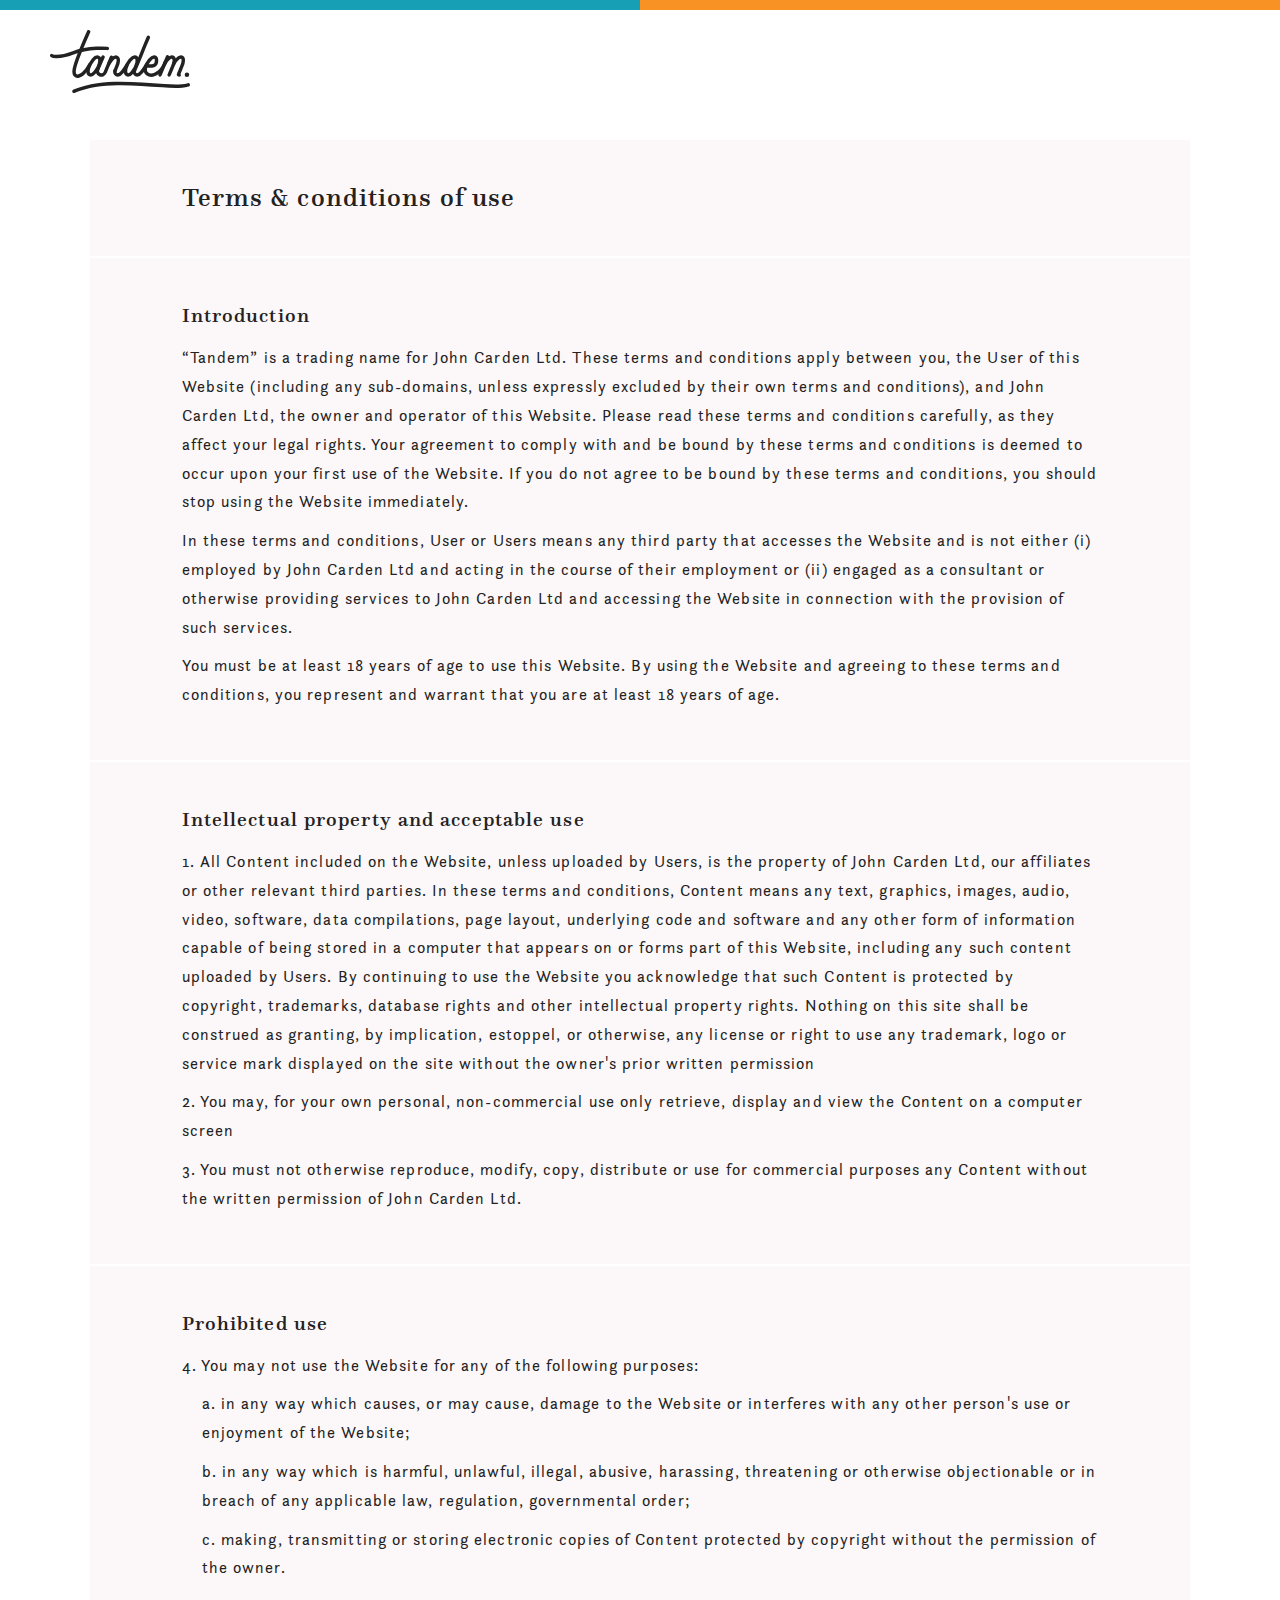
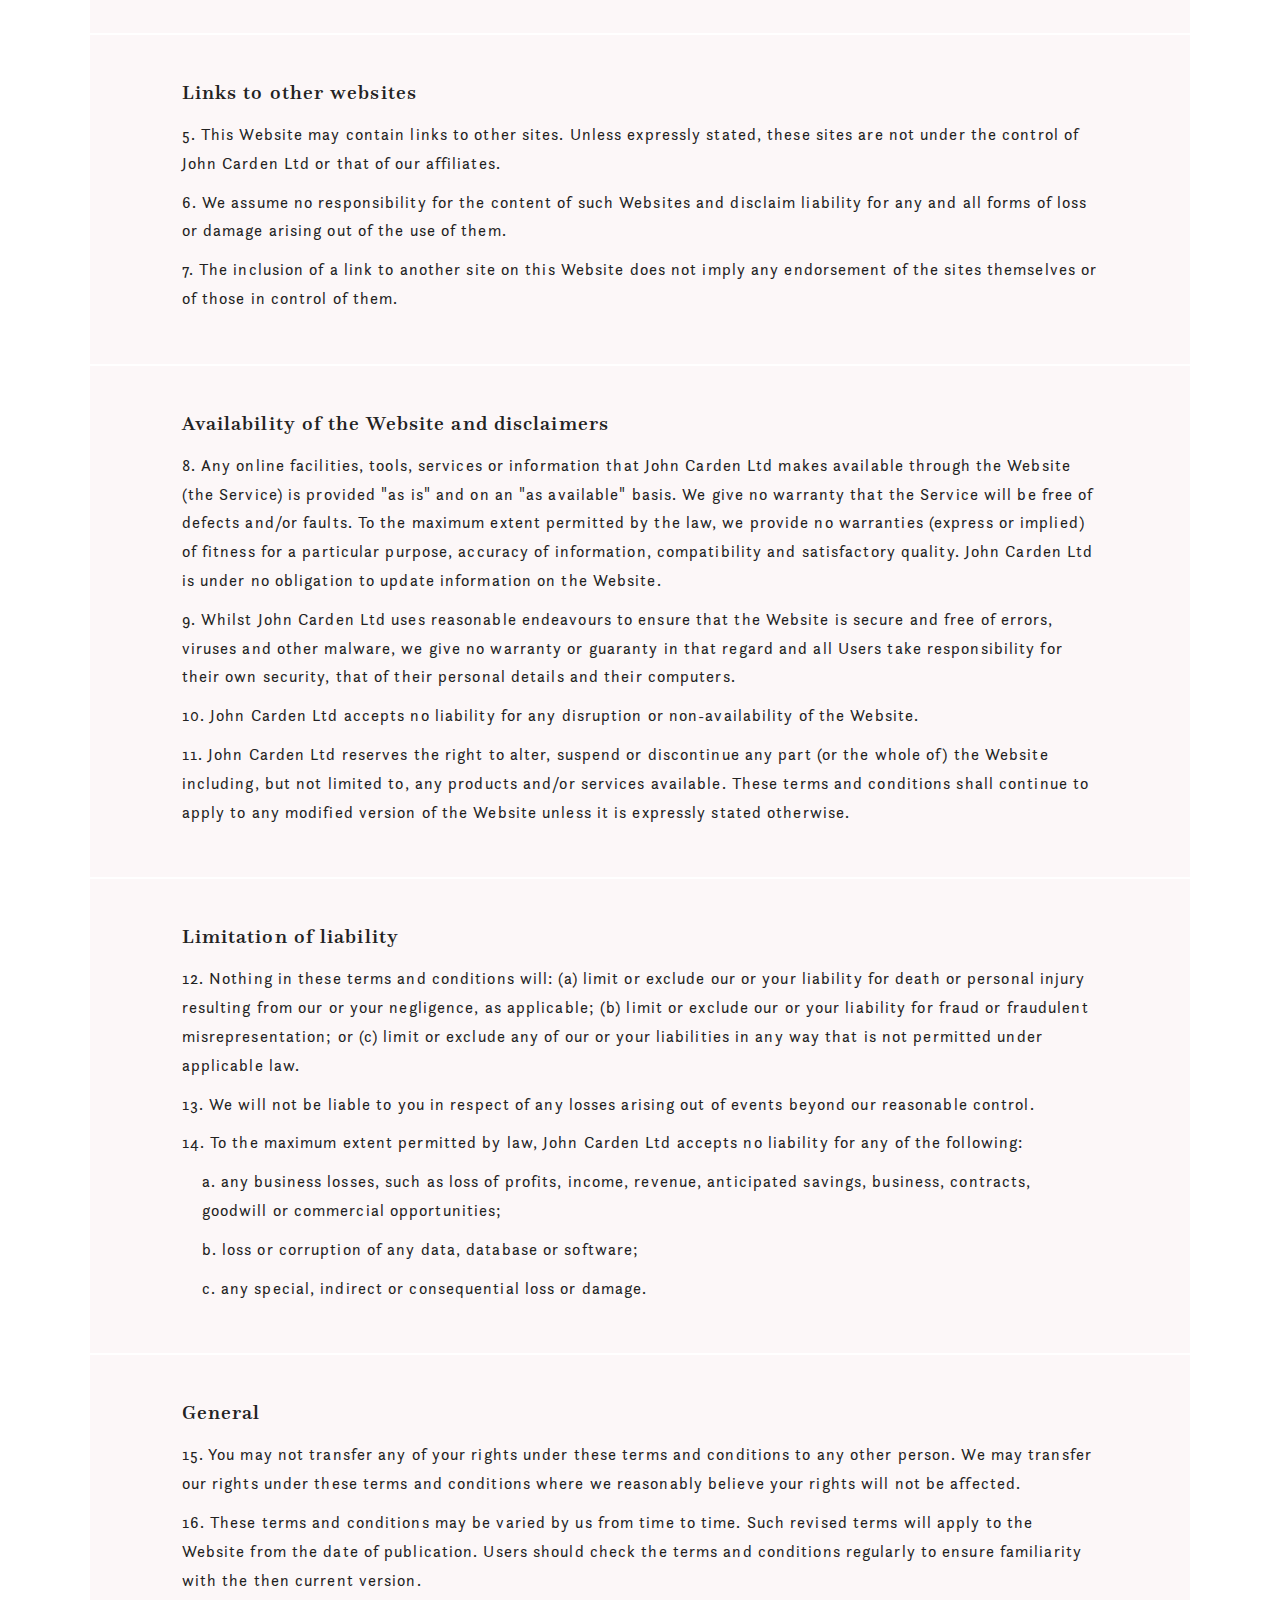
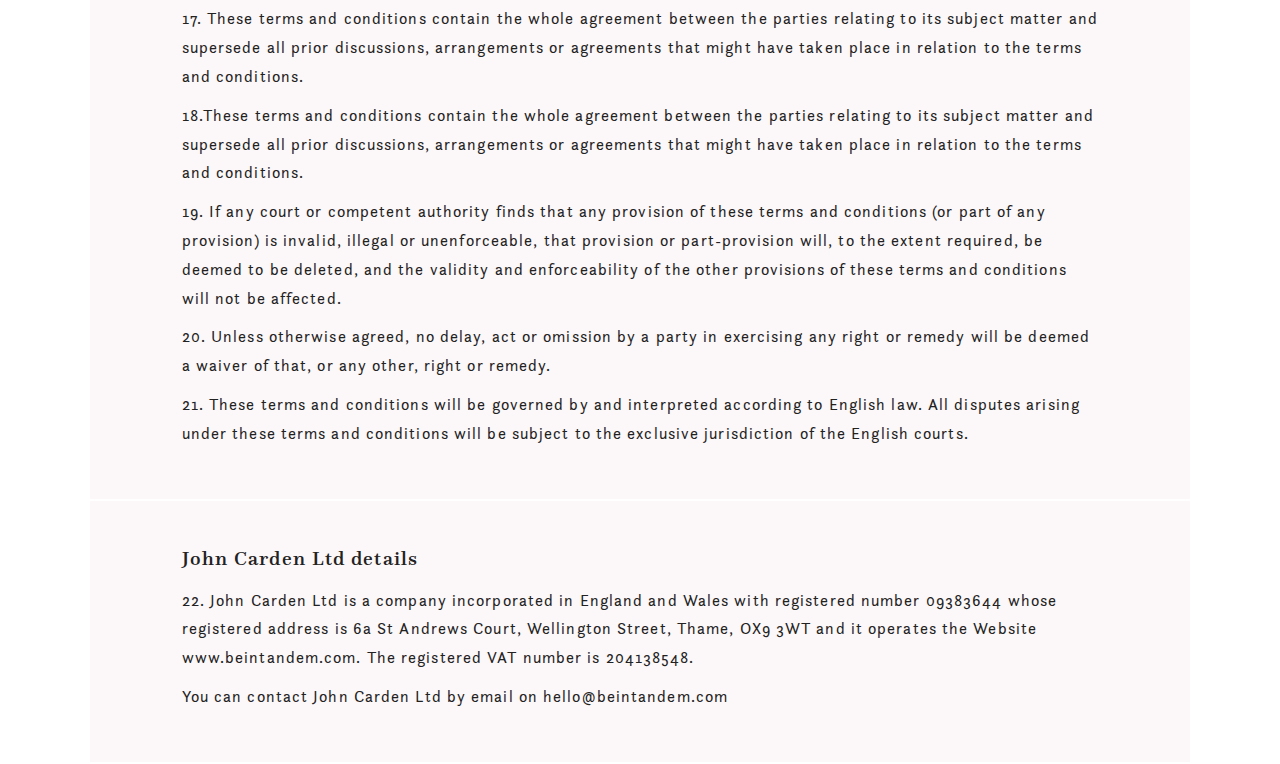
<file: terms.html>
<!doctype html>
<html>

  <head>
    <meta charset="utf-8">
    <title>Terms - Tandem</title>
    <meta name="description" content="Business support for startups. We co-create strategy and business plans, design realistic processes and build effective teams.">
    <meta name="viewport" content="width=device-width">
    <link rel="stylesheet" href="css/reset.css">
    <link rel="stylesheet" href="css/lanes.css">
    <link rel="stylesheet" href="css/style.css">
  </head>

  <body>

    <section id="logo-bar">
      <div class="left-block">
        <a href="index.html"><img src="images/tandem-grey.svg" alt="Tandem Logo"></a>
      </div>
      <div class="right-block">
      </div>
    </section>

    <section id="terms">
      <div class="container">
        <div class="row">
          <div class="ten columns offset-by-one">
            <h3>Terms & conditions of use</h3>
          </div>
        </div>
        <div class="row">
          <div class="ten columns offset-by-one">
            <h4>Introduction</h4>
            <p>“Tandem” is a trading name for John Carden Ltd. These terms and conditions apply between you, the User of this Website (including any sub-domains, unless expressly excluded by their own terms and conditions), and John Carden Ltd, the owner and operator of this Website. Please read these terms and conditions carefully, as they affect your legal rights. Your agreement to comply with and be bound by these terms and conditions is deemed to occur upon your first use of the Website. If you do not agree to be bound by these terms and conditions, you should stop using the Website immediately.</p>
            <p>In these terms and conditions, User or Users means any third party that accesses the Website and is not either (i) employed by John Carden Ltd and acting in the course of their employment or (ii) engaged as a consultant or otherwise providing services to John Carden Ltd and accessing the Website in connection with the provision of such services.</p>
            <p>You must be at least 18 years of age to use this Website. By using the Website and agreeing to these terms and conditions, you represent and warrant that you are at least 18 years of age.</p>
          </div>
        </div>
        <div class="row">
          <div class="ten columns offset-by-one">
            <h4>Intellectual property and acceptable use</h4>
            <p>1. All Content included on the Website, unless uploaded by Users, is the property of John Carden Ltd, our affiliates or other relevant third parties. In these terms and conditions, Content means any text, graphics, images, audio, video, software, data compilations, page layout, underlying code and software and any other form of information capable of being stored in a computer that appears on or forms part of this Website, including any such content uploaded by Users. By continuing to use the Website you acknowledge that such Content is protected by copyright, trademarks, database rights and other intellectual property rights. Nothing on this site shall be construed as granting, by implication, estoppel, or otherwise, any license or right to use any trademark, logo or service mark displayed on the site without the owner's prior written permission</p>
            <p>2. You may, for your own personal, non-commercial use only retrieve, display and view the Content on a computer screen</p>
            <p>3. You must not otherwise reproduce, modify, copy, distribute or use for commercial purposes any Content without the written permission of John Carden Ltd.</p>
          </div>
        </div>
        <div class="row">
          <div class="ten columns offset-by-one">
            <h4>Prohibited use</h4>
            <p>4. You may not use the Website for any of the following purposes: </p>
            <p class="indent">a. in any way which causes, or may cause, damage to the Website or interferes with any other person's use or enjoyment of the Website;</p>
            <p class="indent">b. in any way which is harmful, unlawful, illegal, abusive, harassing, threatening or otherwise objectionable or in breach of any applicable law, regulation, governmental order;</p>
            <p class="indent">c. making, transmitting or storing electronic copies of Content protected by copyright without the permission of the owner.</p>
          </div>
        </div>
        <div class="row">
          <div class="ten columns offset-by-one">
            <h4>Links to other websites</h4>
            <p>5. This Website may contain links to other sites. Unless expressly stated, these sites are not under the control of John Carden Ltd or that of our affiliates.</p>
            <p>6. We assume no responsibility for the content of such Websites and disclaim liability for any and all forms of loss or damage arising out of the use of them.</p>
            <p>7. The inclusion of a link to another site on this Website does not imply any endorsement of the sites themselves or of those in control of them.</p>
          </div>
        </div>
        <div class="row">
          <div class="ten columns offset-by-one">
            <h4>Availability of the Website and disclaimers</h4>
            <p>8. Any online facilities, tools, services or information that John Carden Ltd makes available through the Website (the Service) is provided "as is" and on an "as available" basis. We give no warranty that the Service will be free of defects and/or faults. To the maximum extent permitted by the law, we provide no warranties (express or implied) of fitness for a particular purpose, accuracy of information, compatibility and satisfactory quality. John Carden Ltd is under no obligation to update information on the Website.</p>
            <p>9. Whilst John Carden Ltd uses reasonable endeavours to ensure that the Website is secure and free of errors, viruses and other malware, we give no warranty or guaranty in that regard and all Users take responsibility for their own security, that of their personal details and their computers.</p>
            <p>10. John Carden Ltd accepts no liability for any disruption or non-availability of the Website.</p>
            <p>11. John Carden Ltd reserves the right to alter, suspend or discontinue any part (or the whole of) the Website including, but not limited to, any products and/or services available. These terms and conditions shall continue to apply to any modified version of the Website unless it is expressly stated otherwise.</p>
          </div>
        </div>
        <div class="row">
          <div class="ten columns offset-by-one">
            <h4>Limitation of liability</h4>
            <p>12. Nothing in these terms and conditions will: (a) limit or exclude our or your liability for death or personal injury resulting from our or your negligence, as applicable; (b) limit or exclude our or your liability for fraud or fraudulent misrepresentation; or (c) limit or exclude any of our or your liabilities in any way that is not permitted under applicable law.</p>
            <p>13. We will not be liable to you in respect of any losses arising out of events beyond our reasonable control.</p>
            <p>14. To the maximum extent permitted by law, John Carden Ltd accepts no liability for any of the following: </p>
            <p class="indent">a. any business losses, such as loss of profits, income, revenue, anticipated savings, business, contracts, goodwill or commercial opportunities;</p>
            <p class="indent">b. loss or corruption of any data, database or software;</p>
            <p class="indent">c. any special, indirect or consequential loss or damage.</p>
          </div>
        </div>
        <div class="row">
          <div class="ten columns offset-by-one">
            <h4>General</h4>
            <p>15. You may not transfer any of your rights under these terms and conditions to any other person. We may transfer our rights under these terms and conditions where we reasonably believe your rights will not be affected.</p>
            <p>16. These terms and conditions may be varied by us from time to time. Such revised terms will apply to the Website from the date of publication. Users should check the terms and conditions regularly to ensure familiarity with the then current version.</p>
            <p>17. These terms and conditions contain the whole agreement between the parties relating to its subject matter and supersede all prior discussions, arrangements or agreements that might have taken place in relation to the terms and conditions.</p>
            <p>18.These terms and conditions contain the whole agreement between the parties relating to its subject matter and supersede all prior discussions, arrangements or agreements that might have taken place in relation to the terms and conditions.</p>
            <p>19. If any court or competent authority finds that any provision of these terms and conditions (or part of any provision) is invalid, illegal or unenforceable, that provision or part-provision will, to the extent required, be deemed to be deleted, and the validity and enforceability of the other provisions of these terms and conditions will not be affected.</p>
            <p>20. Unless otherwise agreed, no delay, act or omission by a party in exercising any right or remedy will be deemed a waiver of that, or any other, right or remedy.</p>
            <p>21. These terms and conditions will be governed by and interpreted according to English law. All disputes arising under these terms and conditions will be subject to the exclusive jurisdiction of the English courts.</p>
          </div>
        </div>
        <div class="row">
          <div class="ten columns offset-by-one">
            <h4>John Carden Ltd details</h4>
            <p>22. John Carden Ltd is a company incorporated in England and Wales with registered number 09383644 whose registered address is 6a St Andrews Court, Wellington Street, Thame, OX9 3WT and it operates the Website www.beintandem.com. The registered VAT number is 204138548. </p>
            <p>You can contact John Carden Ltd by email on hello@beintandem.com</p>
          </div>
        </div>
        <!-- <div class="row">
          <div class="ten columns offset-by-one">
            <h4>Attribution</h4>
            <p>23. These terms and conditions were created using a document from <a href="https://www.rocketlawyer.co.uk" target="blank">Rocket Lawyer</a></p>
          </div>
        </div> -->
      </div>
    </section>

    <div class="nav-trigger">
        <a href="#"><img src="images/menu.svg" alt="Menu"></a>
    </div>

    <section id="mobile-nav">
      <a href=investors.html>Investors</a>
      <a href="startups.html">Startups</a>
      <a href="about.html">About</a>
      <a href="services.html">Services</a>
      <a href="contact.html">Contact</a>
    </section>

    <footer class="fixed">
      <div class="orange">
      </div>
      <div class="blue">
      </div>
      <div class="left">
        <a class="active" href=investors.html>Investors</a>
        <a class="active" href="startups.html">Startups</a>
        <a class="active" href="about.html">About</a>
        <a class="active" href="services.html">Services</a>
        <a class="active" href="contact.html">Contact</a>
        <a class="active" href="https://medium.com/@beintandem" target="blank">Blog</a>
        <a class="active" href="terms.html">Terms</a>
      </div>
      <div class="right">
        <a href="https://twitter.com/beintandem" target="blank"><img src="images/twitter-grey.svg" alt="Tandem" class="icon"></a>
    </div>
    </footer>

    <!-- Include Javascript files -->
    <script src="js/jquery.js"></script>
    <script src="js/tandem.js"></script>

  </body>
</html>
</file>
<file: css/style.css>
@font-face {
    font-family: 'questa_sansregular';
    src: url('fonts/2-Questa_Sans_Regular-webfont.eot');
    src: url('fonts/2-Questa_Sans_Regular-webfont.eot?#iefix') format('embedded-opentype'),
         url('fonts/2-Questa_Sans_Regular-webfont.woff2') format('woff2'),
         url('fonts/2-Questa_Sans_Regular-webfont.woff') format('woff'),
         url('fonts/2-Questa_Sans_Regular-webfont.ttf') format('truetype'),
         url('fonts/2-Questa_Sans_Regular-webfont.svg#questa_sansregular') format('svg');
    font-weight: normal;
    font-style: normal;
}

@font-face {
    font-family: 'questamedium';
    src: url('fonts/3-Questa_Medium-webfont.eot');
    src: url('fonts/3-Questa_Medium-webfont.eot?#iefix') format('embedded-opentype'),
         url('fonts/3-Questa_Medium-webfont.woff2') format('woff2'),
         url('fonts/3-Questa_Medium-webfont.woff') format('woff'),
         url('fonts/3-Questa_Medium-webfont.ttf') format('truetype'),
         url('fonts/3-Questa_Medium-webfont.svg#questamedium') format('svg');
    font-weight: normal;
    font-style: normal;
}

html, body {
  height: 100%;
}

body {
  font-family: 'questa_sansregular', 'Helvetica', 'Arial', sans-serif;
  font-size: 22px;
  color: #222222;
  line-height: 1.8;
  letter-spacing: 0.05em;
}

h1 {
  font-family: 'questamedium', 'Baskerville', serif;
  font-size: 30px;
}

h2 {
  font-family: 'questa_sansregular', 'Helvetica', 'Arial', sans-serif;
  color: #ffffff;
  font-size: 28px;
}

h3 {
  font-family: 'questamedium', 'Baskerville', serif;
  font-size: 26px;
  line-height: 1.4;
  padding-bottom: 20px;
}

h4 {
  font-family: 'questamedium', 'Baskerville', serif;
  font-size: 20px;
}

h5 {
  font-family: 'questa_sansregular', 'Helvetica', 'Arial', sans-serif;
  text-decoration: none;
  font-size: 20px;
  color: #ffffff;
}

a {
  font-family: 'questa_sansregular', 'Helvetica', 'Arial', sans-serif;
  text-decoration: none;
  font-size: 16px;
  color: #222222;
}

a:visited {
  color: #222222;
}

.blue-text {
  color: #179FBF;
}

.orange-text {
  color: #F99224;
}

.white-text {
  color: #ffffff;
}

.neutral-text {
  color: #ACC4D9;
}

/* Start New Header Formatting */

#intro {
  padding: 50px 0 50px 0;
  height: 75%;
}

#intro img {
  padding-top: 60px;
}

.blue-back {
  background-color: #179FB5;
}

.orange-back {
  background-color: #F99224;
}

.beige-back {
  background-color: #FCf7F8;
}

.neutral-back {
  background-color: #ACC4D9;
}

.startups-intro {
  background-color: #F99224;
}

.investors-intro {
  background-color: #179FB5;
}

.headline {
  text-align: center;
  color: #ffffff;
}

.headline p {
  font-size: 24px;
}
/* End New Header Formatting */

/* Header formatting */

#top {
  height: 100%;
}

#logo {
  height: 70px;
  padding:0 50px 0 50px;
  background-color: #FCF7F8;
}

#logo img {
  float: left;
  width: 100px;
  padding-top: 10px;
}

#top .blue {
  background-color: #179FB5;
  width: 50%;
  height: 100%;
  float: left;
}

#top .orange {
  background-color: #F99224;
  width: 50%;
  height: 100%;
  float: left;
}

#top .overlay {
  position: absolute;
  width: 100%;
  height: 65%;
  text-align: center;
  transform: translate(0,-50%);
  top: 50%;
}

#top .overlay h1 {
  position: relative;
  width: 47%;
  margin: 0 auto 0 auto;
  padding-right: 8%;
}

#top .overlay .button {
  float: left;
  width: 50%;
}

.button a {
  color: #ffffff;
  font-size: 24px;
}

.button a:hover {
  padding-bottom: 5px;
  border-bottom: 4px solid #ffffff;
}

.button img {
  padding: 0 0 0 15px;
  height: 16px;
}

.button .blue-text:hover {
  color: #179FB5;
}

.button .orange-text:hover {
  color:#F99224;
}

.funnel {
  position: absolute;
  bottom: 0;
  width: 100%;
}

#tandem {
  height: 95%;
}
/* End Header Formatting */

/* Skinny Header Formatting */
#logo-bar {
  height: 90px;
  width: 100%;
}

#logo-bar .left-block img {
  padding: 20px 0 0 50px;
  width: 140px;
}

.left-block  {
  width: 50%;
  height: 100%;
  float: left;
  border-top: 10px solid #179FB5;
}

.right-block {
  width: 50%;
  height: 100%;
  float: left;
  border-top: 10px solid #F99224;
}

#logo-bar .full-block img {
  padding: 20px 0 0 50px;
  width: 140px;
}

#logo-bar h3 {
  float: right;
  padding: 20px 50px 0 0;
  color: #ffffff;
  font-family: 'questa_sansregular', 'Helvetica', 'Arial', sans-serif;
}

.orange-bar  {
  width: 100%;
  height: 100%;
  float: left;
  background-color: #F99224;
}

.blue-bar  {
  width: 100%;
  height: 100%;
  float: left;
  background-color: #179FB5;
}
/* End Skinny Header Formatting */

/* Investor/Startup Page Content*/
#hero {
    max-width: 800px;
    margin: 100px auto 100px auto;
    text-align: center;
    font-size: 24px;
  }

#approach .row {
  margin-top: 50px;
  padding: 50px 0 0 0;
  text-align: center;
}

#approach img {
  width: 70px;
  height: 70px;
  padding-top: 50px;
}

#approach h4 {
  font-size: 18px;
  padding: 30px 30px 10px 30px;
}

#approach p {
  font-size: 18px;
  padding: 0 30px 0 30px;
  line-height: 1.8;
}

.nudge {
  margin-top: 40px;
}

.nudgex2 {
  margin-top: 80px;
}

.border {
  border-bottom: 2px solid #ffffff;
  border-left: 1px solid #ffffff;
  border-right: 1px solid #ffffff;
}

.shortform {
  display: block;
  height: 430px;
  background-color: #FCF7F8;
}

.blue-block {
  border-bottom: 10px solid #179FB5;
}

.orange-block {
  border-bottom: 10px solid #F99224;
}

#key-content {
  margin-top: 100px;
  margin-bottom: 50px;
}

.information {
  background-color: #FCF7F8;
  padding: 50px;
  text-align: center;
}

#key-content .information {
  padding: 100px;
  line-height: 2;
}

.information p {
  font-size: 20px;
}

.information h3 {
  font-size: 28px;
}

.investors {
  border-bottom: 10px solid #179FB5;
  margin-bottom: 50px;
}

.startups {
  border-bottom: 10px solid #F99224;
  margin-bottom: 50px;
}

#cta {
  padding-top: 100px;
  padding-bottom: 200px;
  text-align: center;
  color: #ffffff;
}

#cta .contact-img {
  height: 100px;
  padding-bottom: 25px;
}

#cta h3 {
  font-size: 28px;
}

#cta p {
  line-height: 1.4;
  font-size: 18px;
}

.square-button {
  margin-top: 45px;
}

.square-button a {
  padding: 15px 50px 15px 50px;
  font-size: 22px;
  border: 3px solid #ffffff;
  color: #ffffff;
}

.square-button img {
  padding-left: 15px;
  height: 16px;
}

.square-button:hover a {
  background-color: #ffffff;
}

.neutral-hover:hover a {
  color: #ACC4D9;
}

.neutral-hover:hover img {
  content: url(../images/arrow-neutral.svg);
}

.orange-hover:hover a {
  color: #F99224;
}

.orange-hover:hover img {
  content: url(../images/arrow-orange.svg);
}

.blue-hover:hover a {
  color: #179FB5;
}

.blue-hover:hover img {
  content: url(../images/arrow-blue.svg);
}

/* End Investors/Startup page content*/

/* About Page Content*/

#team {
  margin-bottom: 100px;
}

.height  {
  display: block;
  height: 600px;
}

#team img {
  max-width: 100%;
  overflow: hidden;
}

.profile-1 {
  background-image: url(../images/john.jpg);
  -webkit-background-size: cover;
  background-size: cover;
  background-position: center 20%;
}

.profile-2 {
  background-image: url(../images/alex.jpg);
  -webkit-background-size: cover;
  background-size: cover;
  background-position: center 20%;
}

.profile-3 {
  background-image: url(../images/nadia.jpg);
  -webkit-background-size: cover;
  background-size: cover;
  background-position: center 20%;
}


#team h3 {
  padding-bottom: 50px;
}

.grid {
  margin-top: -40px;
}

.profile {
  height: 600px;
}

.social {
  float: right;
  padding-top: 50px;
}

.linkedin {
  height: 20px;
}

.linkedin:hover {
  content: url(../images/linkedin-orange.svg);
}

.twitter {
  height: 20px;
  padding-left: 20px;
}

.twitter:hover {
  content: url(../images/twitter-hover.svg);
}

/*End About Content*/


/* Services Content*/

#services {
  margin-bottom: 200px;
}

#services .row {
  margin-bottom: 50px;
}

#services h3 {
  font-size: 28px;
  padding-left: 30px;
}

#services h4 {
  padding: 35px 30px 10px 30px;
}

#services p {
  font-size: 18px;
  padding: 0 30px 0 30px;
}

#services .extend {
  margin-top: 90px;
}

.center {
  text-align: center;
  margin-bottom: 10px;
}

.title {
  display: block;
}

.space {
  margin-top: -10px;
}

.card {
  /*display: block;*/
  height: 235px;
  background-color: #FCF7F8;
  margin-bottom: 2px;
}

.lift {
  margin-top: -50px;
}

.orange-strip {
  border-bottom: 10px solid #F99224;
}

.blue-strip {
  border-bottom: 10px solid #179FB5;
}
/* End Services Content */

/* Contact Page Content */

#contact-details {
  margin-top: 50px;
  margin-bottom: 200px;
}

.box {
  background-color: #FCF7F8;
  text-align: center;
  border: 2px solid #ffffff;
  padding: 50px 0 50px 0;
  font-size: 18px;
}

.box img {
  height: 100px;
  padding-bottom: 10px;
}

.hover:hover {
  background-color: #ACC4D9;
  color: #ffffff;
  transition: 0.3s;
}

.email:hover img {
  content: url(../images/email-white.svg);
}

.telephone:hover img {
  content: url(../images/telephone-white.svg);
}
/* End Contact Page Content */

/* Terms & Conditions startups*/

#terms {
  margin: 50px 0 200px 0;
}

#terms .row {
  padding: 40px 0 40px 0;
  background-color: #FCF7F8;
  border-bottom: 2px solid #ffffff;
}

#terms p {
  font-size: 16px;
  padding-bottom: 10px;
}

.indent {
  margin-left: 20px;
}

#terms h3 {
  padding-bottom: 0;
}

#terms h4 {
  padding-bottom: 10px;
}
/* End Terms & Conditions*/

/* Footer Content*/

.fixed {
    position: fixed;
    left: 0px;
    bottom: 0px;
    width: 100%;
    background-color: #ffffff;
    border-top: 2px solid #ffffff;
    opacity: 0;
    transition: opacity 0.5s;
    z-index: 100;
  }

.fixed.fade-in {
  opacity: 1;
}

footer {
  overflow: hidden;
}

footer a {
  padding: 0 10px 0 10px;
  line-height: 56px;
  display: inline-block;
}

footer .blue {
  background-color: #179FB5;
  width: 50%;
  height: 10px;
  float: left;
}

footer .orange {
  background-color: #F99224;
  width: 50%;
  height: 10px;
  float: left;
}

footer .left {
  height: 60px;
  float: left;
  padding-left: 50px;
}

footer .right {
  height: 60px;
  float: right;
  padding-right: 50px;
}

footer .icon {
  margin-top: 20px;
  height: 20px;
}

footer .left .active:hover {
  border-bottom: 5px solid #222222;
}
footer .right img:hover {
  content: url(../images/twitter-hover.svg);
}

#top-mobile {
  display: none;
}

.mobile-profile {
  display: none;
}

/* Mobile Nav */

#mobile-nav {
  display: none;
  width: 100%;
  bottom: 100px;
  position: fixed;
  background-color: #FCF7F8;
  padding: 40px 0 40px 0;
}

#mobile-nav a {
  display: none;
  text-align: center;
  padding: 20px 0 20px 0;
  font-size: 24px;
}

#mobile-nav a:active {
  background-color: #ffffff;
  border-top: 1px solid #E8E8E8;
  border-bottom: 1px solid #E8E8E8;
}

.nav-trigger {
  display: none;
  position: fixed;
  bottom: 0;
  width: 100%;
  text-align: center;
  background-color: #FCF7F8;
  padding: 20px 0 8px 0;
  -webkit-box-shadow: 0px -2px 5px 0px rgba(204,204,204,0.5);
  -moz-box-shadow: 0px -2px 5px 0px rgba(204,204,204,0.5);
  box-shadow: 0px -2px 5px 0px rgba(204,204,204,0.5);
}

.nav-trigger img {
  height: 60px;
}

/* Media Queries */

@media screen and (max-width: 1060px) {
  #intro .headline p {
    font-size: 20px;
  }

  #hero {
      max-width: 700px;
    }

    #approach h4 {
      font-size: 16px;
    }

    #approach p {
      padding: 0 20px 0 20px;
      font-size: 16px;
    }

    .information {
      padding: 30px;
    }

    #team p {
      font-size: 20px;
    }

    #team h3 {
      padding-bottom: 20px;
    }

    .social {
      padding-top: 30px;
    }

    .card {
      height: 300px;
    }

}

@media screen and (max-width: 800px) {
  #intro .headline p {
    font-size: 18px;
    padding: 0 10px 0 10px;
  }
}

@media screen and (max-width: 770px) {

    /* Mobile Nav Styling */

  footer {
    display: none;
  }

  .nav-trigger {
    display: block;
  }

  #mobile-nav {
    display: none;
  }

  #mobile-nav a {
    display: block;
  }


  .nav-trigger {
    padding: 12px 0 0 0;
  }

  .nav-trigger img {
    height: 40px;
  }

  #mobile-nav {
      bottom: 62px;
  }

  #mobile-nav a {
    font-size: 18px;
    padding: 15px 0 15px 0;
  }


  #top {
    display: none;
  }

  #top-mobile {
    display: block;
    height: 100%;
  }

  #top-mobile .top-half {
    height: 50%;
    background-color: red;
  }

  #top-mobile .blue {
    background-color: #179FB5;
    width: 50%;
    height: 100%;
    float: left;
  }

  #top-mobile .orange {
    background-color: #F99224;
    width: 50%;
    height: 100%;
    float: left;
  }

  #top-mobile .overlay {
    position: absolute;
    width: 100%;
    text-align: center;
    transform: translate(0,-50%);
    top: 25%;
  }

  #top-mobile .overlay h1 {
    position: relative;
    width: 57%;
    margin: 0 auto 0 auto;
    padding-right: 9.5%;
  }

  #top-mobile .overlay h2 {
    font-size: 24px;
  }

  #top-mobile .bottom-half {
    height: 50%;
    margin-top: 20px;
  }

  #top-mobile .button {
    /*width: 60%;*/
    width: 100%;
    margin: 0 auto 0 auto;
    text-align: center;
    padding: 50px 0 50px 0;
  }

  #top-mobile .investors-button {
    background-color: #179FB5;
    margin-bottom: 20px;
  }

  #top-mobile .startups-button {
    background-color: #F99224;
  }

  .card {
    height: 200px;
  }

  #terms .row {
    padding-left: 20px;
    padding-right: 20px;
  }

  #terms p, #terms a {
    font-size: 14px;
  }

  #terms h4 {
    font-size: 18px;
  }

  #terms h3 {
    font-size: 20px;
  }


  /* Content Tablet Styling */

  #logo-bar .left-block img {
    padding: 20px 0 0 20px;
    width: 100px;
  }

  #logo-bar .full-block img {
    padding: 20px 0 0 20px;
    width: 100px;
  }

  .headline p {
    font-size: 18px;
  }

  #hero {
      max-width: 600px;
      font-size: 18px;
      padding: 0 10px 0 10px;
    }

    #intro .investors-intro img, #intro .startups-intro img {
      width: 60%;
      margin: auto;
      display: block;
    }

    #approach  {
      padding: 0 30px 0 30px;
    }

    .shortform {
      margin-bottom: 5px;
      height: 400px;
    }

    #approach .row {
      margin-bottom: 30px;
      padding: 20px 0 50px 0;
    }

    #approach img {
      width: 70px;
      padding-top: 50px;
    }

    #approach h4 {
      padding: 10px 30px 10px 30px;
      font-size: 20px;
    }

    #approach p {
      font-size: 18px;
      padding: 0 50px 0 50px;
    }

    .grid {
      margin-top: 0;
    }

    .nudge {
      margin-top: 0;
    }



    #key-content {
      padding: 0 30px 0 30px;
      margin-top: 50px;
    }

    #key-content h3, #services h3 {
      font-size: 20px;
    }

    #key-content p, #services p {
      font-size: 18px;
      line-height: 1.8;
    }

    .lift {
      margin-top: 0;
    }

    #key-content .information {
      padding: 50px;
      margin-bottom: 30px;
    }

    /*#services h3 {
      font-size: 18px;
    }*/

    #services h4 {
      font-size: 18px;
    }

    .desktop-profile {
      display: none;
    }

    .mobile-profile {
      display: block;
    }

    #team .row {
      margin-bottom: 30px;
    }

    #team {
      margin-bottom: 30px;
    }

    #team h3 {
      font-size: 20px;
      padding-bottom: 20px;
    }

    #team p {
      font-size: 18px;
    }

    .height {
      height: 390px;
    }

    .mobile-height {
      height: 100%;
    }

    .information {
      padding: 30px;
    }

    #contact-details {
      margin-bottom: 150px;
    }

    #contact-details img {
      height: 80px;
    }

    #contact-details p {
      padding: 0 30px 0 30px;
    }
}

@media screen and (max-width: 440px) {

  /* Mobile Nav Styling */

  #top-mobile .overlay h1 {
    width: 70%;
  }

  #top-mobile .overlay h2 {
    font-size: 18px;
  }

  #top-mobile .bottom-half {
    /*margin-top: 10%;*/
    margin-top: 10px;
  }

  #top-mobile .button {
    /*width: 80%;*/
    width: 100%;
    padding: 30px 0 30px 0;
  }

  #top-mobile .button a {
    font-size: 18px;
  }

  #top-mobile .button img {
    height: 13px;
  }

  #top-mobile .investors-button {
    margin-bottom: 10px;
  }

  /* Content Mobile Styling */

  #logo-bar .left-block img {
    padding: 10px 0 0 10px;
    width: 85px;
  }

  #logo-bar .full-block img {
    padding: 10px 0 0 10px;
    width: 85px;
  }

  #intro {
    padding: 20px 20px 50px 20px;
  }

  #intro img {
    padding-top: 60px;
  }

  #intro br {
    display: none;
  }

  .headline p {
    font-size: 18px;
  }

  #hero {
      max-width: 380px;
      margin: 20px auto 50px auto;
      font-size: 18px;
      padding: 0 20px 0 20px;
    }

    #intro .investors-intro img, #intro .startups-intro img {
      width: 80%;
      padding-top: 40px;
    }

    #approach  {
      padding: 0;
    }

    .shortform {
      margin-bottom: 5px;
      height: 290px;
    }

    #approach .row {
      padding: 0 0 30px 0;
    }

    #approach img {
      padding-top: 30px;
      width: 50px;
    }

    #approach h4 {
      padding: 10px 50px 0 50px;
      font-size: 18px;
    }

    #approach p {
      font-size: 16px;
      padding: 10px 20px 0 20px;
    }

    #approach .nudge {
      margin-top: 0;
    }

    #key-content {
      padding: 0;
      margin-top: 40px;
    }

    #key-content p {
      font-size: 16px;
    }

    #key-content .information {
      padding: 40px 30px 40px 30px;
      margin-bottom: 30px;
    }

    #cta {
      padding-top: 50px;
      padding-bottom: 150px;
    }

    #cta .contact-img {
      height: 80px;
    }

    #cta h3 {
      font-size: 20px;
    }

    #cta p {
      font-size: 16px;
    }

    .square-button a {
      font-size: 18px;
      padding: 10px 30px 10px 30px;
      border: 2px solid #ffffff;
    }

    .square-button img {
      height: 14px;
    }

    #team p {
      font-size: 16px;
    }

    .height {
      height: 300px;
    }

    .mobile-height {
      height: 100%;
    }

    .information {
      padding: 20px;
    }

    .linkedin {
      height: 16px;
    }

    .twitter {
      height: 16px;
    }

    #contact-details img {
      height: 60px;
    }

    #contact-details p {
      font-size: 16px;
      padding: 0 20px 0 20px;
    }

    .card {
      height: 230px;
    }

}

@media screen and (max-width: 330px) {

  /* Smallest screen styling */
  .shortform {
    height: 330px;
  }

  .information {
    padding: 14px;
  }

}
</file>
<file: css/lanes.css>
/**
      * Grid scaffolding
      */

      .container {
        max-width: 1120px;
        position: relative;
        margin-left: auto;
        margin-right: auto;
        padding-left: 10px;
        padding-right: 10px;
        box-sizing: border-box;
      }

      .row:before, .row:after {
        content: " ";
        display: table;
      }

      .row:after {
        clear: both;
      }

      .column, .columns {
        width: 100%;
        float: left;
        box-sizing: border-box;
      }

      .column:first-child, .columns:first-child {
        margin-left: 0;
      }

      .column.centered, .columns.centered {
        float: none;
        clear: both;
        margin-left: auto;
        margin-right: auto;
      }

      @media screen and (min-width: 770px) {

        .container { width: 100%; }

        .column, .columns { margin-left: 0%; }

        .one.column,
        .one.columns          { width: 8.333333333333334%; }
        .two.columns          { width: 16.666666666666668%; }
        .three.columns        { width: 25%; }
        .four.columns         { width: 33.333333333333336%; }
        .five.columns         { width: 41.66666666666667%; }
        .six.columns          { width: 50%; }
        .seven.columns        { width: 58.333333333333336%; }
        .eight.columns        { width: 66.66666666666667%; }
        .nine.columns         { width: 75%; }
        .ten.columns          { width: 83.33333333333334%; }
        .eleven.columns       { width: 91.66666666666667%; }
        .twelve.columns       { width: 100%; margin-left: 0;  }

        /**
        * Column Offsets
        */

        .offset-by-one.column,
        .offset-by-one.columns       { margin-left: 8.333333333333334%; }
        .offset-by-two.column,
        .offset-by-two.columns       { margin-left: 16.666666666666668%; }
        .offset-by-three.column,
        .offset-by-three.columns     { margin-left: 25%; }
        .offset-by-four.column,
        .offset-by-four.columns      { margin-left: 33.333333333333336%; }
        .offset-by-five.column,
        .offset-by-five.columns      { margin-left: 41.66666666666667%; }
        .offset-by-six.column,
        .offset-by-six.columns       { margin-left: 50%; }
        .offset-by-seven.column,
        .offset-by-seven.columns     { margin-left: 58.333333333333336%; }
        .offset-by-eight.column,
        .offset-by-eight.columns     { margin-left: 66.66666666666667%; }
        .offset-by-nine.column,
        .offset-by-nine.columns      { margin-left: 75%; }
        .offset-by-ten.column,
        .offset-by-ten.columns       { margin-left: 83.33333333333334%; }
        .offset-by-eleven.column,
        .offset-by-eleven.columns    { margin-left: 91.66666666666667%; }
      }
</file>
